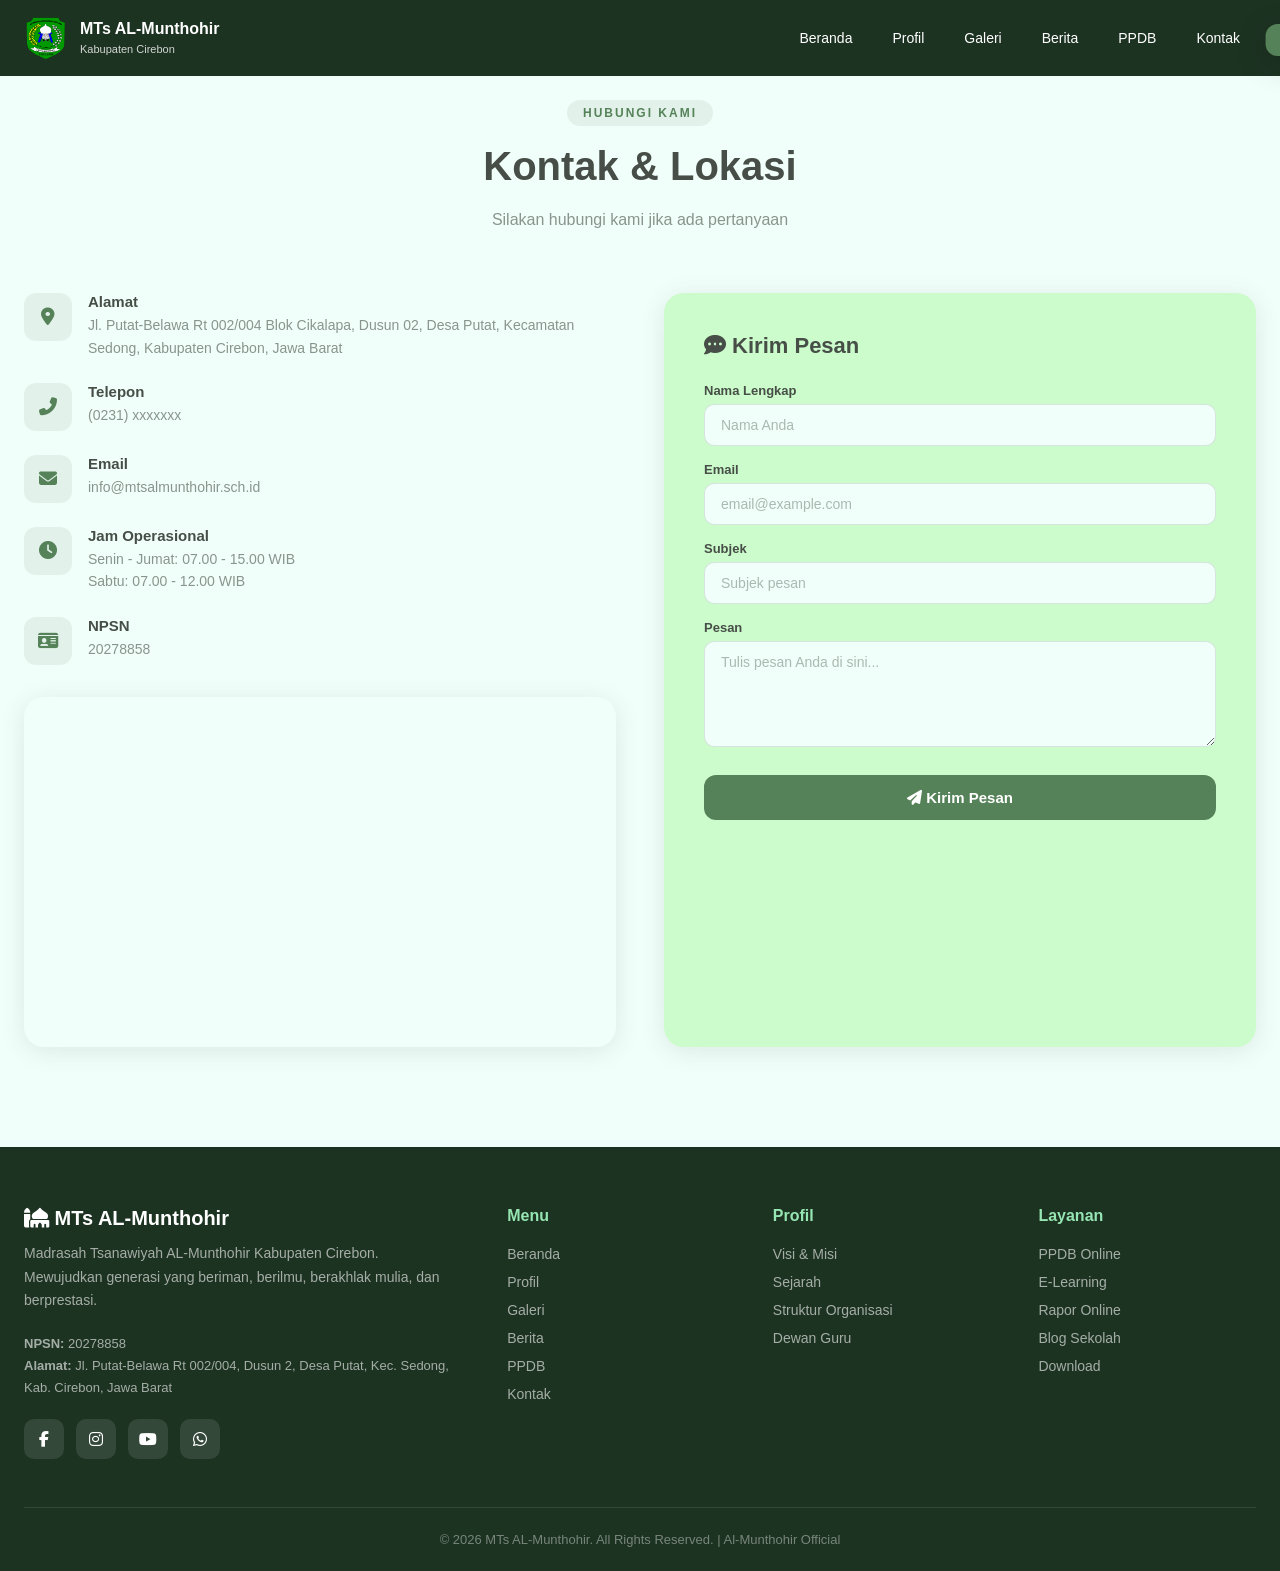
<file: contact.html>
<!DOCTYPE html>
<html lang="id">
<head>
    <meta charset="UTF-8">
    <meta name="viewport" content="width=device-width, initial-scale=1.0">
    <title>MTs AL-Munthohir - Kabupaten Cirebon</title>
    <link rel="preconnect" href="https://fonts.qwenlm.ai" />
    <link href="https://fonts.qwenlm.ai/css2?family=Poppins:wght@300;400;500;600;700;800;900&display=swap" rel="stylesheet">
    <link href="https://cdnjs.cloudflare.com/ajax/libs/font-awesome/6.5.0/css/all.min.css" rel="stylesheet">
    <link rel="stylesheet" href="assets/css/style.css">
</head>
<body>

    <!-- Page Loader -->
    <div class="page-loader" id="pageLoader">
        <div class="loader-spinner"></div>
    </div>

    <!-- Navbar -->
    <nav class="navbar" id="exnavbar">
        <div class="container">
            <a href="#beranda" class="nav-brand">
                <div class="nav-brand-icon">
                    <img src="assets/images/logo_AM.png" alt="" srcset="">
                </div>
                <div class="nav-brand-text">
                    <h1>MTs AL-Munthohir</h1>
                    <span>Kabupaten Cirebon</span>
                </div>
            </a>
            <ul class="nav-links" id="navLinks">
                <li><a href="index.html">Beranda</a></li>
                <li><a href="profil.html">Profil</a></li>
                <li><a href="gallery.html">Galeri</a></li>
                <li><a href="news.html">Berita</a></li>
                <li><a href="ppdb.html">PPDB</a></li>
                <li><a href="contact.html" class="active">Kontak</a></li>
            </ul>
            <button class="mobile-toggle" id="mobileToggle" onclick="toggleMobileNav()">
                <i class="fas fa-bars" id="mobileIcon"></i>
            </button>
        </div>
    </nav>

    <!-- Kontak -->
    <section class="section kontak-section" id="kontak">
        <div class="container">
            <div class="section-header animate-on-scroll">
                <div id="span-mobile"></div>
                <span class="section-badge">Hubungi Kami</span>
                <h2 class="section-title">Kontak & Lokasi</h2>
                <p class="section-desc">Silakan hubungi kami jika ada pertanyaan</p>
            </div>
            <div class="kontak-grid">
                <div>
                    <div class="kontak-info-list animate-on-scroll animate-left">
                        <div class="kontak-info-item">
                            <div class="kontak-info-icon"><i class="fas fa-map-marker-alt"></i></div>
                            <div class="kontak-info-text">
                                <h4>Alamat</h4>
                                <p>Jl. Putat-Belawa Rt 002/004 Blok Cikalapa, Dusun 02, Desa Putat, Kecamatan Sedong, Kabupaten Cirebon, Jawa Barat</p>
                            </div>
                        </div>
                        <div class="kontak-info-item">
                            <div class="kontak-info-icon"><i class="fas fa-phone-alt"></i></div>
                            <div class="kontak-info-text">
                                <h4>Telepon</h4>
                                <p>(0231) xxxxxxx</p>
                            </div>
                        </div>
                        <div class="kontak-info-item">
                            <div class="kontak-info-icon"><i class="fas fa-envelope"></i></div>
                            <div class="kontak-info-text">
                                <h4>Email</h4>
                                <p>info@mtsalmunthohir.sch.id</p>
                            </div>
                        </div>
                        <div class="kontak-info-item">
                            <div class="kontak-info-icon"><i class="fas fa-clock"></i></div>
                            <div class="kontak-info-text">
                                <h4>Jam Operasional</h4>
                                <p>Senin - Jumat: 07.00 - 15.00 WIB<br>Sabtu: 07.00 - 12.00 WIB</p>
                            </div>
                        </div>
                        <div class="kontak-info-item">
                            <div class="kontak-info-icon"><i class="fas fa-id-card"></i></div>
                            <div class="kontak-info-text">
                                <h4>NPSN</h4>
                                <p>20278858</p>
                            </div>
                        </div>
                    </div>
                    <div class="kontak-map animate-on-scroll animate-left stagger-2" style="margin-top:32px;">
                        <iframe src="https://www.google.com/maps/embed?pb=!1m18!1m12!1m3!1d3961.3244169341456!2d108.56561910000002!3d-6.85166069999999!2m3!1f0!2f0!3f0!3m2!1i1024!2i768!4f13.1!3m3!1m2!1s0x2e6f1a54ed2a8e73%3A0xb6790e591f395c63!2sMTs%20Al-Munthohir%20Putat!5e0!3m2!1sid!2sid!4v1776694599353!5m2!1sid!2sid" width="600" height="450" style="border:0;" allowfullscreen="" loading="lazy" referrerpolicy="no-referrer-when-downgrade"></iframe>
                    </div>
                </div>
                <div class="kontak-form animate-on-scroll animate-right">
                    <h3><i class="fas fa-comment-dots"></i> Kirim Pesan</h3>
                    <form onsubmit="handleContactSubmit(event)">
                        <div class="form-group">
                            <label>Nama Lengkap</label>
                            <input type="text" placeholder="Nama Anda" required>
                        </div>
                        <div class="form-group">
                            <label>Email</label>
                            <input type="email" placeholder="email@example.com" required>
                        </div>
                        <div class="form-group">
                            <label>Subjek</label>
                            <input type="text" placeholder="Subjek pesan" required>
                        </div>
                        <div class="form-group">
                            <label>Pesan</label>
                            <textarea rows="5" placeholder="Tulis pesan Anda di sini..." required style="resize:vertical;"></textarea>
                        </div>
                        <button type="submit" class="btn-submit"><i class="fas fa-paper-plane"></i> Kirim Pesan</button>
                    </form>
                </div>
            </div>
        </div>
    </section>

    <!-- Footer -->
    <footer class="footer">
        <div class="container">
            <div class="footer-grid">
                <div class="footer-brand">
                    <h3><i class="fas fa-mosque"></i> MTs AL-Munthohir</h3>
                    <p>Madrasah Tsanawiyah AL-Munthohir Kabupaten Cirebon. Mewujudkan generasi yang beriman, berilmu, berakhlak mulia, dan berprestasi.</p>
                    <p style="font-size:13px;">
                        <strong>NPSN:</strong> 20278858<br>
                        <strong>Alamat:</strong> Jl. Putat-Belawa Rt 002/004, Dusun 2, Desa Putat, Kec. Sedong, Kab. Cirebon, Jawa Barat
                    </p>
                    <div class="footer-social">
                        <a href="#"><i class="fab fa-facebook-f"></i></a>
                        <a href="#"><i class="fab fa-instagram"></i></a>
                        <a href="#"><i class="fab fa-youtube"></i></a>
                        <a href="#"><i class="fab fa-whatsapp"></i></a>
                    </div>
                </div>
                <div class="footer-col">
                    <h4>Menu</h4>
                    <ul>
                        <li><a href="#beranda">Beranda</a></li>
                        <li><a href="#profil">Profil</a></li>
                        <li><a href="#galeri">Galeri</a></li>
                        <li><a href="#berita">Berita</a></li>
                        <li><a href="#ppdb">PPDB</a></li>
                        <li><a href="#kontak">Kontak</a></li>
                    </ul>
                </div>
                <div class="footer-col">
                    <h4>Profil</h4>
                    <ul>
                        <li><a href="#profil">Visi & Misi</a></li>
                        <li><a href="#profil">Sejarah</a></li>
                        <li><a href="#profil">Struktur Organisasi</a></li>
                        <li><a href="#profil">Dewan Guru</a></li>
                    </ul>
                </div>
                <div class="footer-col">
                    <h4>Layanan</h4>
                    <ul>
                        <li><a href="#ppdb">PPDB Online</a></li>
                        <li><a href="#">E-Learning</a></li>
                        <li><a href="#">Rapor Online</a></li>
                        <li><a href="#">Blog Sekolah</a></li>
                        <li><a href="#">Download</a></li>
                    </ul>
                </div>
            </div>
            <div class="footer-bottom">
                <p>&copy; 2026 MTs AL-Munthohir. All Rights Reserved. | Al-Munthohir Official</p>
            </div>
        </div>
    </footer>

    <!-- Back to Top -->
    <button class="back-to-top" id="backToTop" onclick="window.scrollTo({top:0,behavior:'smooth'})">
        <i class="fas fa-chevron-up"></i>
    </button>

    <!-- Login Modal -->
    <div class="modal-overlay" id="loginModal">
        <div class="modal">
            <button class="modal-close" onclick="closeModal()"><i class="fas fa-times"></i></button>
            <h2><i class="fas fa-sign-in-alt"></i> Login Admin</h2>
            <p>Masuk ke dashboard administrator</p>
            <form onsubmit="handleLogin(event)">
                <div class="form-group">
                    <label>Username</label>
                    <input type="text" placeholder="Masukkan username" required>
                </div>
                <div class="form-group">
                    <label>Password</label>
                    <input type="password" placeholder="Masukkan password" required>
                </div>
                <button type="submit" class="btn-submit"><i class="fas fa-sign-in-alt"></i> Masuk</button>
            </form>
        </div>
    </div>

    <!-- Toast Notification -->
    <div id="toast" style="position:fixed;top:24px;right:24px;background:var(--primary);color:white;padding:16px 24px;border-radius:12px;font-size:14px;font-weight:600;z-index:3000;transform:translateX(120%);transition:transform 0.4s cubic-bezier(0.4,0,0.2,1);box-shadow:0 8px 32px rgba(0,0,0,0.2);display:flex;align-items:center;gap:10px;"></div>

<script src="assets/js/main.js"></script>
</body>
</html>
</file>
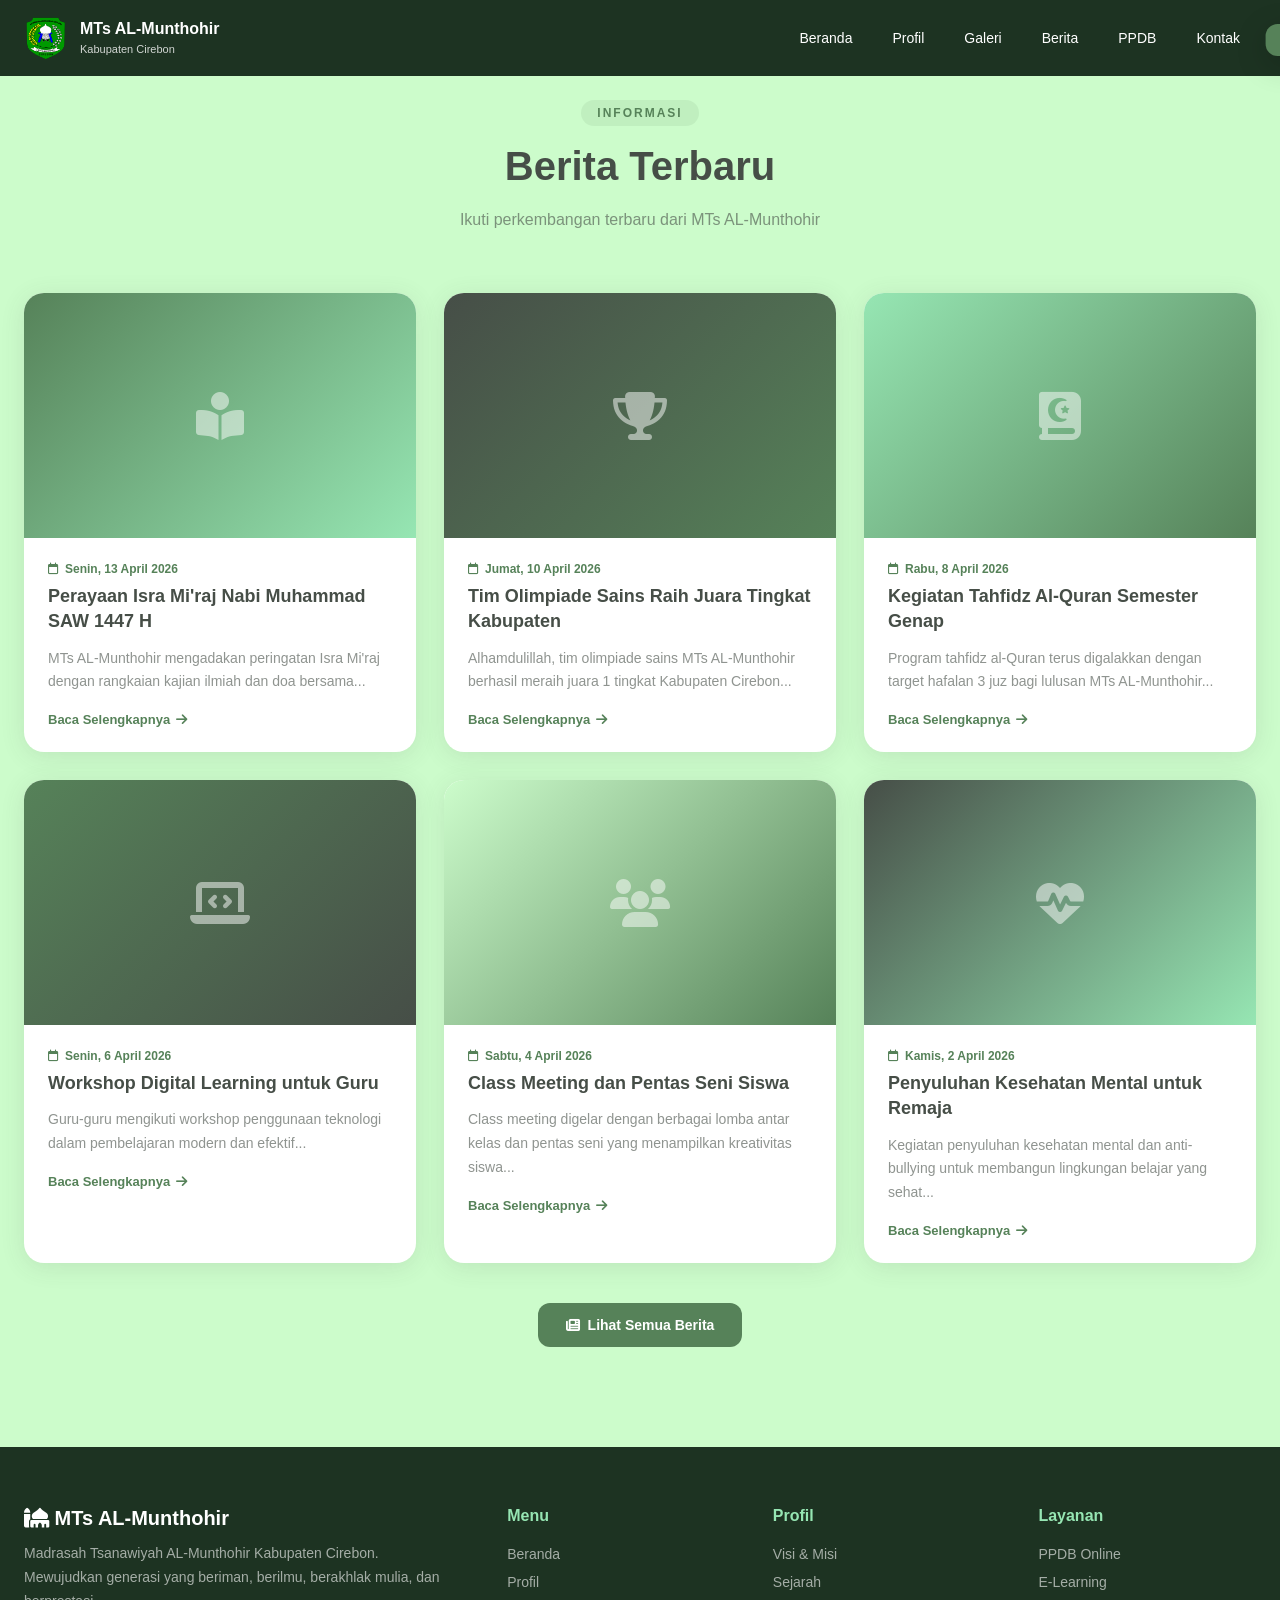
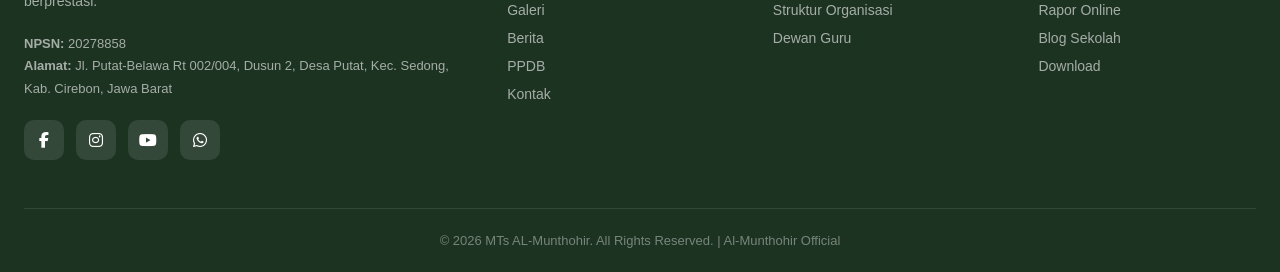
<file: news.html>
<!DOCTYPE html>
<html lang="id">
<head>
    <meta charset="UTF-8">
    <meta name="viewport" content="width=device-width, initial-scale=1.0">
    <title>MTs AL-Munthohir - Kabupaten Cirebon</title>
    <link rel="preconnect" href="https://fonts.qwenlm.ai" />
    <link href="https://fonts.qwenlm.ai/css2?family=Poppins:wght@300;400;500;600;700;800;900&display=swap" rel="stylesheet">
    <link href="https://cdnjs.cloudflare.com/ajax/libs/font-awesome/6.5.0/css/all.min.css" rel="stylesheet">
    <link rel="stylesheet" href="assets/css/style.css">
</head>
<body>

    <!-- Page Loader -->
    <div class="page-loader" id="pageLoader">
        <div class="loader-spinner"></div>
    </div>

    <!-- Navbar -->
    <nav class="navbar" id="exnavbar">
        <div class="container">
            <a href="#beranda" class="nav-brand">
                <div class="nav-brand-icon">
                    <img src="assets/images/logo_AM.png" alt="" srcset="">
                </div>
                <div class="nav-brand-text">
                    <h1>MTs AL-Munthohir</h1>
                    <span>Kabupaten Cirebon</span>
                </div>
            </a>
            <ul class="nav-links" id="navLinks">
                <li><a href="index.html">Beranda</a></li>
                <li><a href="profil.html">Profil</a></li>
                <li><a href="gallery.html">Galeri</a></li>
                <li><a href="news.html" class="active">Berita</a></li>
                <li><a href="ppdb.html">PPDB</a></li>
                <li><a href="contact.html">Kontak</a></li>
            </ul>
            <button class="mobile-toggle" id="mobileToggle" onclick="toggleMobileNav()">
                <i class="fas fa-bars" id="mobileIcon"></i>
            </button>
        </div>
    </nav>

    <!-- Berita Terbaru -->
    <section class="section berita-section" id="berita">
        <div class="container">
            <div class="section-header animate-on-scroll">
                <div id="span-mobile"></div>
                <span class="section-badge">Informasi</span>
                <h2 class="section-title">Berita Terbaru</h2>
                <p class="section-desc">Ikuti perkembangan terbaru dari MTs AL-Munthohir</p>
            </div>
            <div class="berita-grid">
                <div class="berita-card animate-on-scroll stagger-1">
                    <div class="berita-card-img">
                        <div style="width:100%;height:100%;background:linear-gradient(135deg,#568259,#96E6B3);display:flex;align-items:center;justify-content:center;"><i class="fas fa-book-reader" style="font-size:48px;color:white;opacity:0.5;"></i></div>
                    </div>
                    <div class="berita-card-body">
                        <div class="berita-card-date"><i class="far fa-calendar"></i> Senin, 13 April 2026</div>
                        <h3 class="berita-card-title">Perayaan Isra Mi'raj Nabi Muhammad SAW 1447 H</h3>
                        <p class="berita-card-excerpt">MTs AL-Munthohir mengadakan peringatan Isra Mi'raj dengan rangkaian kajian ilmiah dan doa bersama...</p>
                        <a href="#" class="berita-card-link">Baca Selengkapnya <i class="fas fa-arrow-right"></i></a>
                    </div>
                </div>
                <div class="berita-card animate-on-scroll stagger-2">
                    <div class="berita-card-img">
                        <div style="width:100%;height:100%;background:linear-gradient(135deg,#464E47,#568259);display:flex;align-items:center;justify-content:center;"><i class="fas fa-trophy" style="font-size:48px;color:white;opacity:0.5;"></i></div>
                    </div>
                    <div class="berita-card-body">
                        <div class="berita-card-date"><i class="far fa-calendar"></i> Jumat, 10 April 2026</div>
                        <h3 class="berita-card-title">Tim Olimpiade Sains Raih Juara Tingkat Kabupaten</h3>
                        <p class="berita-card-excerpt">Alhamdulillah, tim olimpiade sains MTs AL-Munthohir berhasil meraih juara 1 tingkat Kabupaten Cirebon...</p>
                        <a href="#" class="berita-card-link">Baca Selengkapnya <i class="fas fa-arrow-right"></i></a>
                    </div>
                </div>
                <div class="berita-card animate-on-scroll stagger-3">
                    <div class="berita-card-img">
                        <div style="width:100%;height:100%;background:linear-gradient(135deg,#96E6B3,#568259);display:flex;align-items:center;justify-content:center;"><i class="fas fa-quran" style="font-size:48px;color:white;opacity:0.5;"></i></div>
                    </div>
                    <div class="berita-card-body">
                        <div class="berita-card-date"><i class="far fa-calendar"></i> Rabu, 8 April 2026</div>
                        <h3 class="berita-card-title">Kegiatan Tahfidz Al-Quran Semester Genap</h3>
                        <p class="berita-card-excerpt">Program tahfidz al-Quran terus digalakkan dengan target hafalan 3 juz bagi lulusan MTs AL-Munthohir...</p>
                        <a href="#" class="berita-card-link">Baca Selengkapnya <i class="fas fa-arrow-right"></i></a>
                    </div>
                </div>
                <div class="berita-card animate-on-scroll stagger-4">
                    <div class="berita-card-img">
                        <div style="width:100%;height:100%;background:linear-gradient(135deg,#568259,#464E47);display:flex;align-items:center;justify-content:center;"><i class="fas fa-laptop-code" style="font-size:48px;color:white;opacity:0.5;"></i></div>
                    </div>
                    <div class="berita-card-body">
                        <div class="berita-card-date"><i class="far fa-calendar"></i> Senin, 6 April 2026</div>
                        <h3 class="berita-card-title">Workshop Digital Learning untuk Guru</h3>
                        <p class="berita-card-excerpt">Guru-guru mengikuti workshop penggunaan teknologi dalam pembelajaran modern dan efektif...</p>
                        <a href="#" class="berita-card-link">Baca Selengkapnya <i class="fas fa-arrow-right"></i></a>
                    </div>
                </div>
                <div class="berita-card animate-on-scroll stagger-5">
                    <div class="berita-card-img">
                        <div style="width:100%;height:100%;background:linear-gradient(135deg,#CCFCCB,#568259);display:flex;align-items:center;justify-content:center;"><i class="fas fa-users" style="font-size:48px;color:white;opacity:0.5;"></i></div>
                    </div>
                    <div class="berita-card-body">
                        <div class="berita-card-date"><i class="far fa-calendar"></i> Sabtu, 4 April 2026</div>
                        <h3 class="berita-card-title">Class Meeting dan Pentas Seni Siswa</h3>
                        <p class="berita-card-excerpt">Class meeting digelar dengan berbagai lomba antar kelas dan pentas seni yang menampilkan kreativitas siswa...</p>
                        <a href="#" class="berita-card-link">Baca Selengkapnya <i class="fas fa-arrow-right"></i></a>
                    </div>
                </div>
                <div class="berita-card animate-on-scroll stagger-6">
                    <div class="berita-card-img">
                        <div style="width:100%;height:100%;background:linear-gradient(135deg,#464E47,#96E6B3);display:flex;align-items:center;justify-content:center;"><i class="fas fa-heartbeat" style="font-size:48px;color:white;opacity:0.5;"></i></div>
                    </div>
                    <div class="berita-card-body">
                        <div class="berita-card-date"><i class="far fa-calendar"></i> Kamis, 2 April 2026</div>
                        <h3 class="berita-card-title">Penyuluhan Kesehatan Mental untuk Remaja</h3>
                        <p class="berita-card-excerpt">Kegiatan penyuluhan kesehatan mental dan anti-bullying untuk membangun lingkungan belajar yang sehat...</p>
                        <a href="#" class="berita-card-link">Baca Selengkapnya <i class="fas fa-arrow-right"></i></a>
                    </div>
                </div>
            </div>
            <div style="text-align:center;margin-top:40px;" class="animate-on-scroll">
                <a href="#" class="btn btn-primary" style="background:var(--primary);color:white;"><i class="fas fa-newspaper"></i> Lihat Semua Berita</a>
            </div>
        </div>
    </section>

    <!-- Footer -->
    <footer class="footer">
        <div class="container">
            <div class="footer-grid">
                <div class="footer-brand">
                    <h3><i class="fas fa-mosque"></i> MTs AL-Munthohir</h3>
                    <p>Madrasah Tsanawiyah AL-Munthohir Kabupaten Cirebon. Mewujudkan generasi yang beriman, berilmu, berakhlak mulia, dan berprestasi.</p>
                    <p style="font-size:13px;">
                        <strong>NPSN:</strong> 20278858<br>
                        <strong>Alamat:</strong> Jl. Putat-Belawa Rt 002/004, Dusun 2, Desa Putat, Kec. Sedong, Kab. Cirebon, Jawa Barat
                    </p>
                    <div class="footer-social">
                        <a href="#"><i class="fab fa-facebook-f"></i></a>
                        <a href="#"><i class="fab fa-instagram"></i></a>
                        <a href="#"><i class="fab fa-youtube"></i></a>
                        <a href="#"><i class="fab fa-whatsapp"></i></a>
                    </div>
                </div>
                <div class="footer-col">
                    <h4>Menu</h4>
                    <ul>
                        <li><a href="#beranda">Beranda</a></li>
                        <li><a href="#profil">Profil</a></li>
                        <li><a href="#galeri">Galeri</a></li>
                        <li><a href="#berita">Berita</a></li>
                        <li><a href="#ppdb">PPDB</a></li>
                        <li><a href="#kontak">Kontak</a></li>
                    </ul>
                </div>
                <div class="footer-col">
                    <h4>Profil</h4>
                    <ul>
                        <li><a href="#profil">Visi & Misi</a></li>
                        <li><a href="#profil">Sejarah</a></li>
                        <li><a href="#profil">Struktur Organisasi</a></li>
                        <li><a href="#profil">Dewan Guru</a></li>
                    </ul>
                </div>
                <div class="footer-col">
                    <h4>Layanan</h4>
                    <ul>
                        <li><a href="#ppdb">PPDB Online</a></li>
                        <li><a href="#">E-Learning</a></li>
                        <li><a href="#">Rapor Online</a></li>
                        <li><a href="#">Blog Sekolah</a></li>
                        <li><a href="#">Download</a></li>
                    </ul>
                </div>
            </div>
            <div class="footer-bottom">
                <p>&copy; 2026 MTs AL-Munthohir. All Rights Reserved. | Al-Munthohir Official</p>
            </div>
        </div>
    </footer>

    <!-- Back to Top -->
    <button class="back-to-top" id="backToTop" onclick="window.scrollTo({top:0,behavior:'smooth'})">
        <i class="fas fa-chevron-up"></i>
    </button>

    <!-- Login Modal -->
    <div class="modal-overlay" id="loginModal">
        <div class="modal">
            <button class="modal-close" onclick="closeModal()"><i class="fas fa-times"></i></button>
            <h2><i class="fas fa-sign-in-alt"></i> Login Admin</h2>
            <p>Masuk ke dashboard administrator</p>
            <form onsubmit="handleLogin(event)">
                <div class="form-group">
                    <label>Username</label>
                    <input type="text" placeholder="Masukkan username" required>
                </div>
                <div class="form-group">
                    <label>Password</label>
                    <input type="password" placeholder="Masukkan password" required>
                </div>
                <button type="submit" class="btn-submit"><i class="fas fa-sign-in-alt"></i> Masuk</button>
            </form>
        </div>
    </div>

    <!-- Toast Notification -->
    <div id="toast" style="position:fixed;top:24px;right:24px;background:var(--primary);color:white;padding:16px 24px;border-radius:12px;font-size:14px;font-weight:600;z-index:3000;transform:translateX(120%);transition:transform 0.4s cubic-bezier(0.4,0,0.2,1);box-shadow:0 8px 32px rgba(0,0,0,0.2);display:flex;align-items:center;gap:10px;"></div>

<script src="assets/js/main.js"></script>
</body>
</html>
</file>
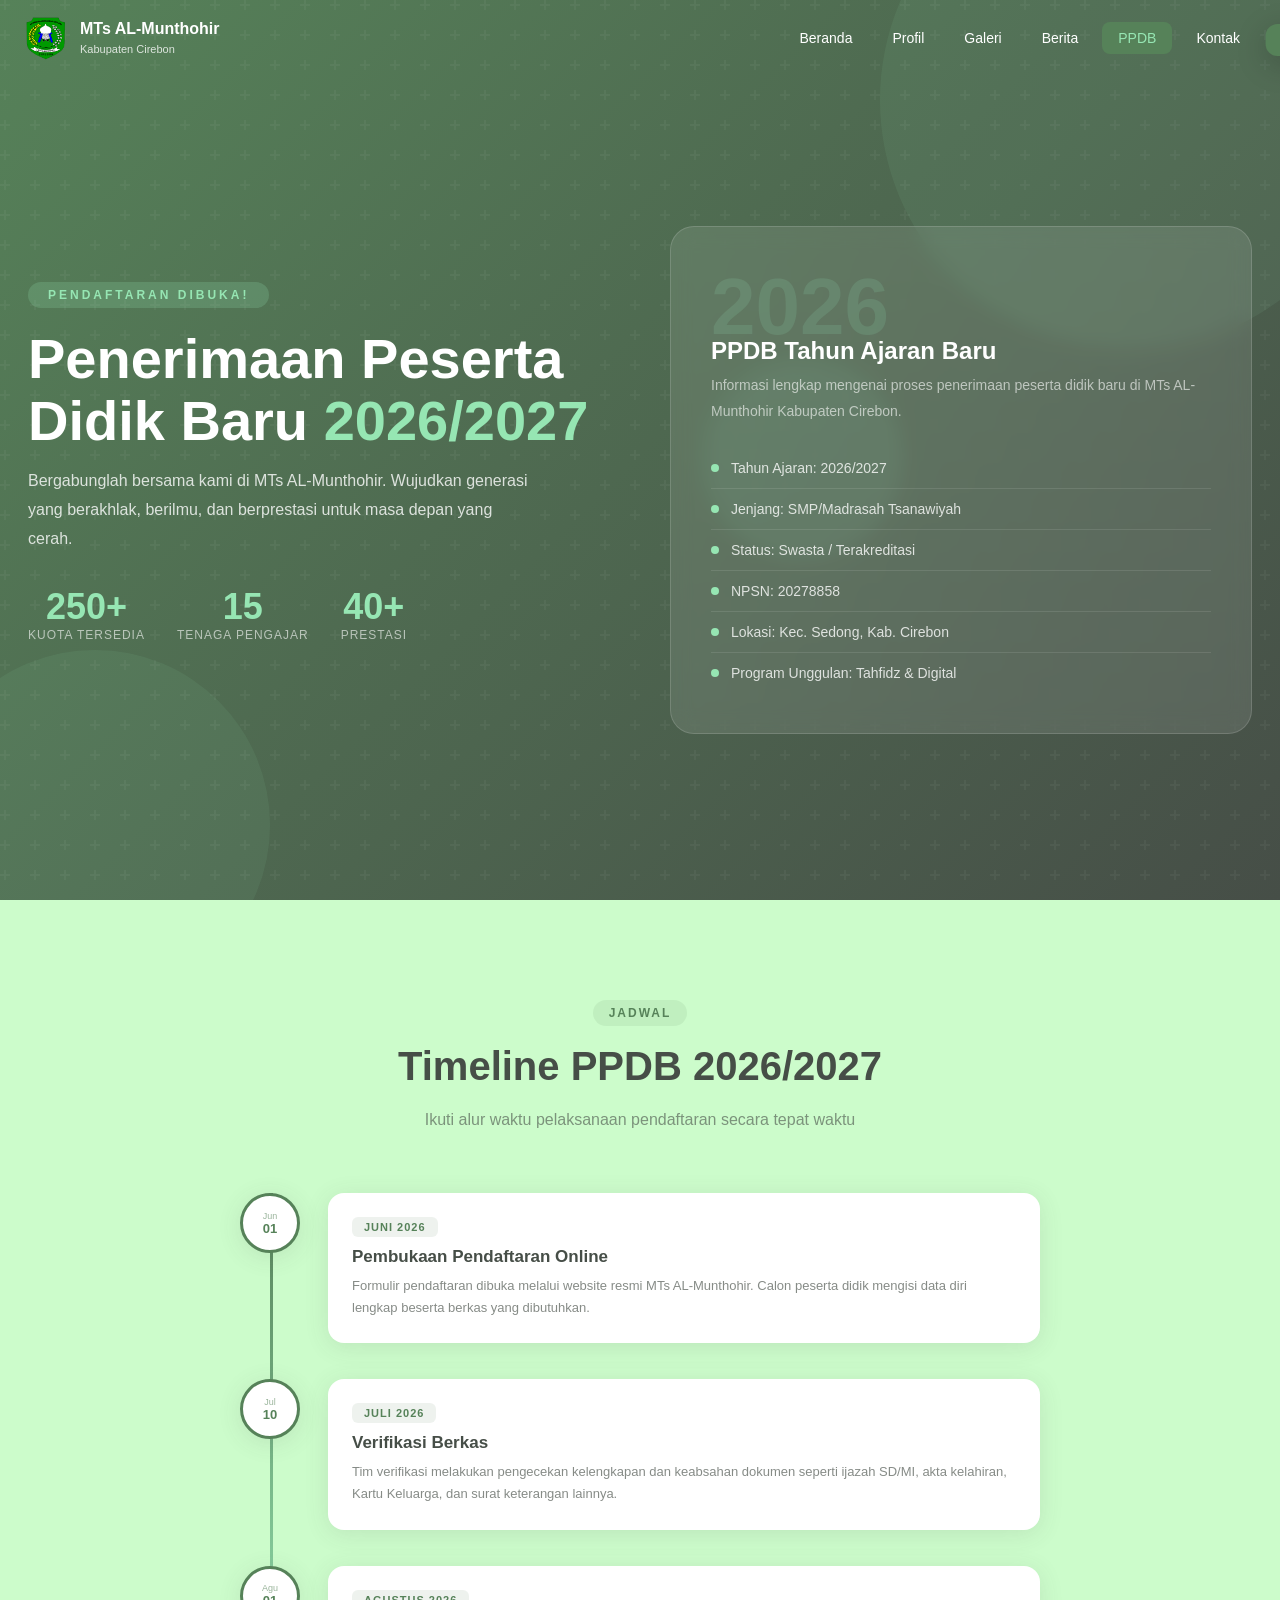
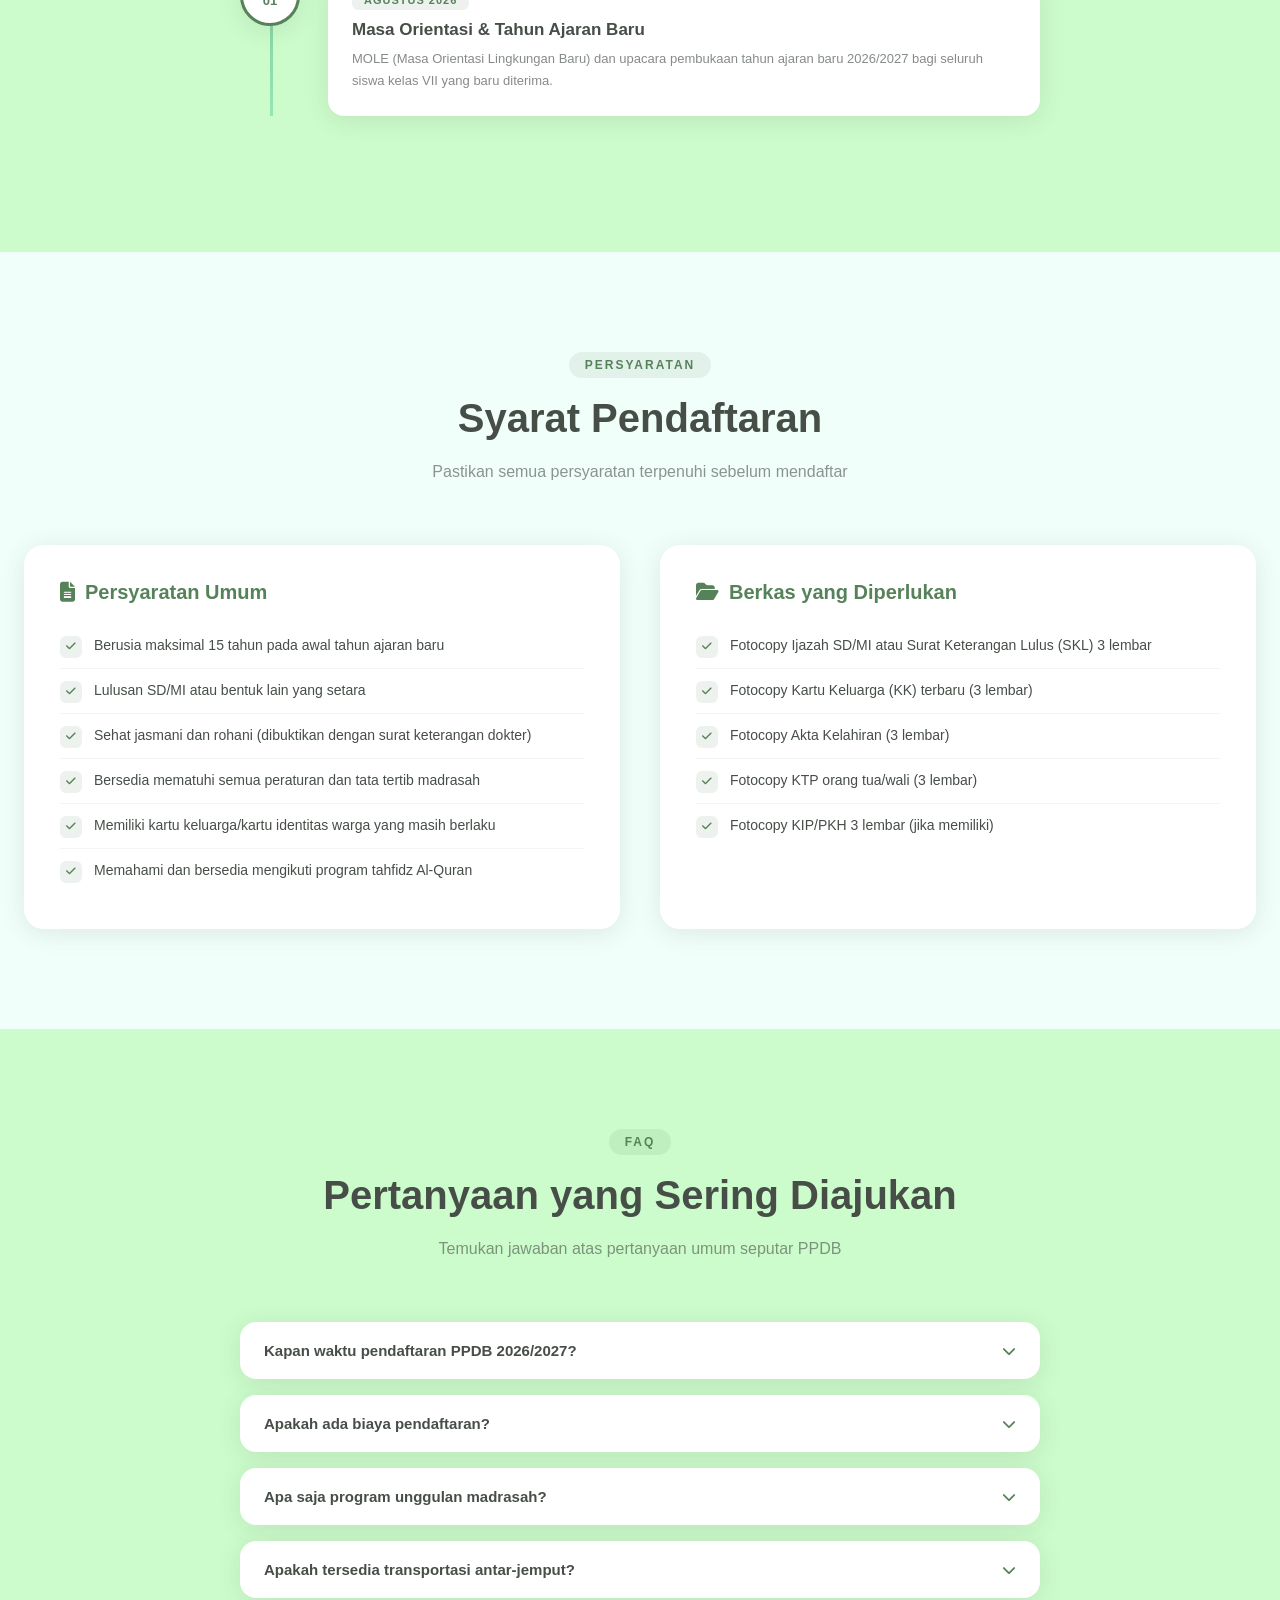
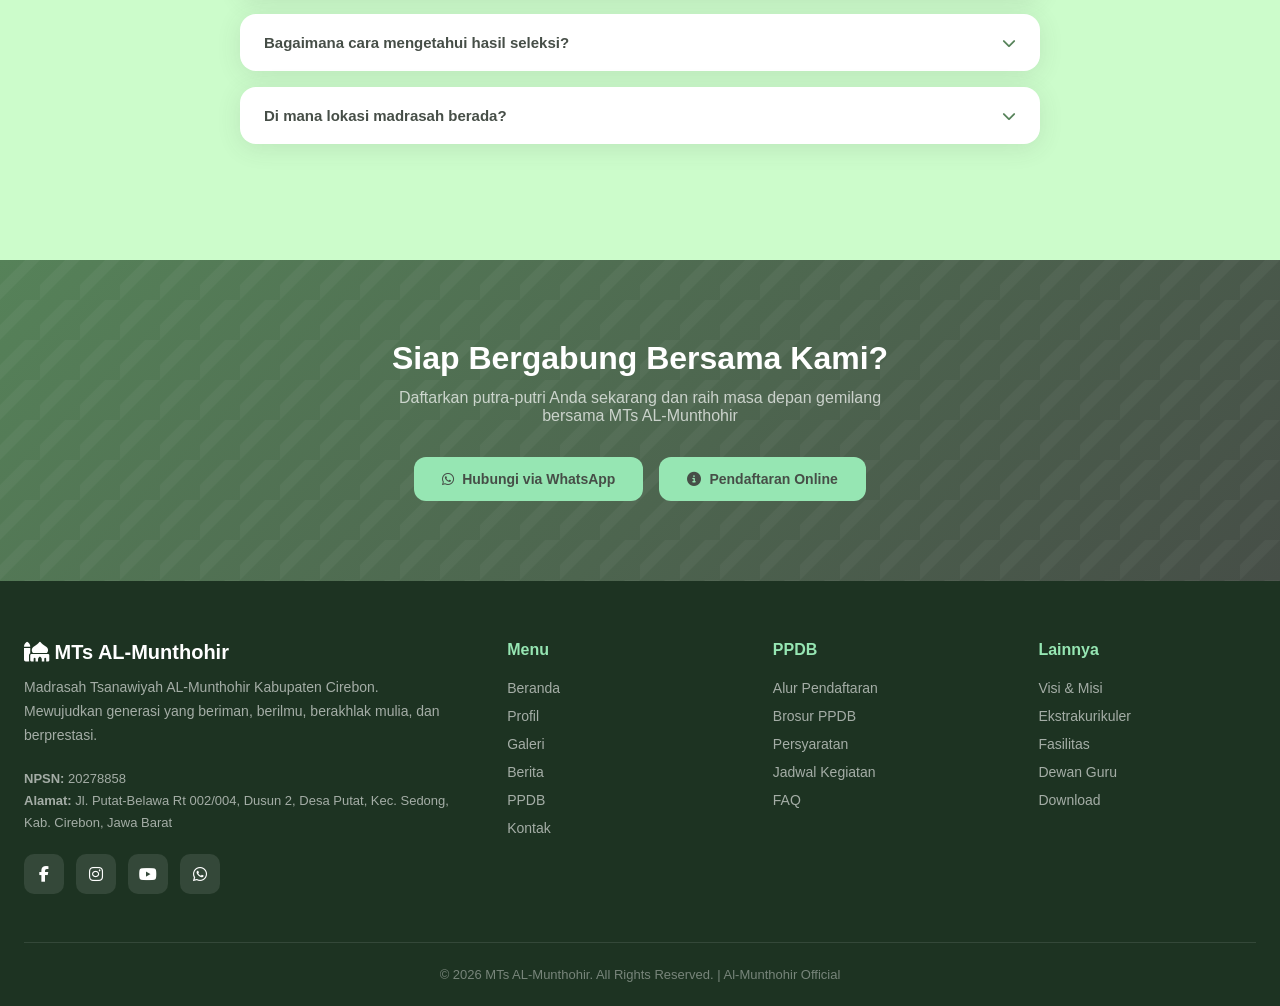
<file: ppdb.html>
<!DOCTYPE html>
<html lang="id">
<head>
    <meta charset="UTF-8">
    <meta name="viewport" content="width=device-width, initial-scale=1.0">
    <title>PPDB 2026/2027 - MTs AL-Munthohir</title>
    <link href="https://fonts.qwenlm.ai/css2?family=Poppins:wght@300;400;500;600;700;800;900&display=swap" rel="stylesheet">
    <link href="https://cdnjs.cloudflare.com/ajax/libs/font-awesome/6.5.0/css/all.min.css" rel="stylesheet">
    <link rel="stylesheet" href="assets/css/ppdb.css">
</head>
<body>

    <!-- Page Loader -->
    <div class="page-loader" id="pageLoader">
        <div class="loader-spinner"></div>
    </div>

    <!-- Navbar -->
    <nav class="navbar" id="navbar">
        <div class="container">
            <a href="#" class="nav-brand">
                <div class="nav-brand-icon">
                    <img src="assets/images/logo_AM.png" alt="" srcset="">
                </div>
                <div class="nav-brand-text">
                    <h1>MTs AL-Munthohir</h1>
                    <span>Kabupaten Cirebon</span>
                </div>
            </a>
            <ul class="nav-links" id="navLinks">
                <li><a href="index.html">Beranda</a></li>
                <li><a href="profil.html">Profil</a></li>
                <li><a href="gallery.html">Galeri</a></li>
                <li><a href="news.html">Berita</a></li>
                <li><a href="#ppdb" class="active">PPDB</a></li>
                <li><a href="contact.html">Kontak</a></li>
            </ul>
            <button class="mobile-toggle" id="mobileToggle" onclick="toggleMobileNav()">
                <i class="fas fa-bars" id="mobileIcon"></i>
            </button>
        </div>
    </nav>

    <!-- PPDB Hero -->
    <section class="ppdb-hero" id="beranda">
        <div class="ppdb-hero-shapes">
            <div class="ppdb-hero-shape ppdb-hero-shape-1 parallax-element" data-speed="0.03"></div>
            <div class="ppdb-hero-shape ppdb-hero-shape-2 parallax-element" data-speed="-0.02"></div>
            <div class="ppdb-hero-shape ppdb-hero-shape-3 parallax-element" data-speed="0.05"></div>
        </div>
        <div class="container">
            <div class="animate-on-scroll animate-left">
                <div class="ppdb-hero-badge">Pendaftaran Dibuka!</div>
                <h1>Penerimaan Peserta<br>Didik Baru <span class="highlight">2026/2027</span></h1>
                <p>Bergabunglah bersama kami di MTs AL-Munthohir. Wujudkan generasi yang berakhlak, berilmu, dan berprestasi untuk masa depan yang cerah.</p>
                <div class="ppdb-hero-stats">
                    <div class="ppdb-stat">
                        <div class="ppdb-stat-num">250+</div>
                        <div class="ppdb-stat-label">Kuota Tersedia</div>
                    </div>
                    <div class="ppdb-stat">
                        <div class="ppdb-stat-num">15</div>
                        <div class="ppdb-stat-label">Tenaga Pengajar</div>
                    </div>
                    <div class="ppdb-stat">
                        <div class="ppdb-stat-num">40+</div>
                        <div class="ppdb-stat-label">Prestasi</div>
                    </div>
                </div>
            </div>
            <div class="ppdb-hero-card animate-on-scroll animate-right">
                <div class="ppdb-year">2026</div>
                <h3>PPDB Tahun Ajaran Baru</h3>
                <p>Informasi lengkap mengenai proses penerimaan peserta didik baru di MTs AL-Munthohir Kabupaten Cirebon.</p>
                <div class="ppdb-info-list">
                    <div class="ppdb-info-item">
                        <div class="ppdb-info-dot"></div>
                        <span>Tahun Ajaran: 2026/2027</span>
                    </div>
                    <div class="ppdb-info-item">
                        <div class="ppdb-info-dot"></div>
                        <span>Jenjang: SMP/Madrasah Tsanawiyah</span>
                    </div>
                    <div class="ppdb-info-item">
                        <div class="ppdb-info-dot"></div>
                        <span>Status: Swasta / Terakreditasi</span>
                    </div>
                    <div class="ppdb-info-item">
                        <div class="ppdb-info-dot"></div>
                        <span>NPSN: 20278858</span>
                    </div>
                    <div class="ppdb-info-item">
                        <div class="ppdb-info-dot"></div>
                        <span>Lokasi: Kec. Sedong, Kab. Cirebon</span>
                    </div>
                    <div class="ppdb-info-item">
                        <div class="ppdb-info-dot"></div>
                        <span>Program Unggulan: Tahfidz & Digital</span>
                    </div>
                </div>
            </div>
        </div>
    </section>

    <!-- Jadwal Timeline -->
    <section class="section jadwal-section">
        <div class="container">
            <div class="section-header animate-on-scroll">
                <span class="section-badge">Jadwal</span>
                <h2 class="section-title">Timeline PPDB 2026/2027</h2>
                <p class="section-desc">Ikuti alur waktu pelaksanaan pendaftaran secara tepat waktu</p>
            </div>
            <div class="timeline-wrapper">
                <div class="timeline-line"></div>

                <div class="timeline-item animate-on-scroll">
                    <div class="timeline-dot">
                        <small>Jun</small>
                        01
                    </div>
                    <div class="timeline-content-card">
                        <span class="timeline-date-tag">Juni 2026</span>
                        <h4>Pembukaan Pendaftaran Online</h4>
                        <p>Formulir pendaftaran dibuka melalui website resmi MTs AL-Munthohir. Calon peserta didik mengisi data diri lengkap beserta berkas yang dibutuhkan.</p>
                    </div>
                </div>

                <div class="timeline-item animate-on-scroll">
                    <div class="timeline-dot">
                        <small>Jul</small>
                        10
                    </div>
                    <div class="timeline-content-card">
                        <span class="timeline-date-tag">Juli 2026</span>
                        <h4>Verifikasi Berkas</h4>
                        <p>Tim verifikasi melakukan pengecekan kelengkapan dan keabsahan dokumen seperti ijazah SD/MI, akta kelahiran, Kartu Keluarga, dan surat keterangan lainnya.</p>
                    </div>
                </div>

                <div class="timeline-item animate-on-scroll">
                    <div class="timeline-dot">
                        <small>Agu</small>
                        01
                    </div>
                    <div class="timeline-content-card">
                        <span class="timeline-date-tag">Agustus 2026</span>
                        <h4>Masa Orientasi & Tahun Ajaran Baru</h4>
                        <p>MOLE (Masa Orientasi Lingkungan Baru) dan upacara pembukaan tahun ajaran baru 2026/2027 bagi seluruh siswa kelas VII yang baru diterima.</p>
                    </div>
                </div>
            </div>
        </div>
    </section>

    <!-- Syarat Pendaftaran -->
    <section class="section syarat-section">
        <div class="container">
            <div class="section-header animate-on-scroll">
                <span class="section-badge">Persyaratan</span>
                <h2 class="section-title">Syarat Pendaftaran</h2>
                <p class="section-desc">Pastikan semua persyaratan terpenuhi sebelum mendaftar</p>
            </div>
            <div class="syarat-grid">
                <div class="syarat-category animate-on-scroll animate-left">
                    <h3><i class="fas fa-file-alt"></i> Persyaratan Umum</h3>
                    <ul class="syarat-list">
                        <li>
                            <div class="syarat-check"><i class="fas fa-check"></i></div>
                            Berusia maksimal 15 tahun pada awal tahun ajaran baru
                        </li>
                        <li>
                            <div class="syarat-check"><i class="fas fa-check"></i></div>
                            Lulusan SD/MI atau bentuk lain yang setara
                        </li>
                        <li>
                            <div class="syarat-check"><i class="fas fa-check"></i></div>
                            Sehat jasmani dan rohani (dibuktikan dengan surat keterangan dokter)
                        </li>
                        <li>
                            <div class="syarat-check"><i class="fas fa-check"></i></div>
                            Bersedia mematuhi semua peraturan dan tata tertib madrasah
                        </li>
                        <li>
                            <div class="syarat-check"><i class="fas fa-check"></i></div>
                            Memiliki kartu keluarga/kartu identitas warga yang masih berlaku
                        </li>
                        <li>
                            <div class="syarat-check"><i class="fas fa-check"></i></div>
                            Memahami dan bersedia mengikuti program tahfidz Al-Quran
                        </li>
                    </ul>
                </div>
                <div class="syarat-category animate-on-scroll animate-right">
                    <h3><i class="fas fa-folder-open"></i> Berkas yang Diperlukan</h3>
                    <ul class="syarat-list">
                        <li>
                            <div class="syarat-check"><i class="fas fa-check"></i></div>
                            Fotocopy Ijazah SD/MI atau Surat Keterangan Lulus (SKL) 3 lembar
                        </li>
                        <li>
                            <div class="syarat-check"><i class="fas fa-check"></i></div>
                            Fotocopy Kartu Keluarga (KK) terbaru (3 lembar)
                        </li>
                        <li>
                            <div class="syarat-check"><i class="fas fa-check"></i></div>
                            Fotocopy Akta Kelahiran (3 lembar)
                        </li>
                        <li>
                            <div class="syarat-check"><i class="fas fa-check"></i></div>
                            Fotocopy KTP orang tua/wali (3 lembar)
                        </li>
                        <li>
                            <div class="syarat-check"><i class="fas fa-check"></i></div>
                            Fotocopy KIP/PKH 3 lembar (jika memiliki)
                        </li>
                    </ul>
                </div>
            </div>
        </div>
    </section>


    <!-- FAQ -->
    <section class="section faq-section">
        <div class="container">
            <div class="section-header animate-on-scroll">
                <span class="section-badge">FAQ</span>
                <h2 class="section-title">Pertanyaan yang Sering Diajukan</h2>
                <p class="section-desc">Temukan jawaban atas pertanyaan umum seputar PPDB</p>
            </div>
            <div class="faq-grid">
                <div class="faq-item animate-on-scroll stagger-1">
                    <button class="faq-question" onclick="toggleFaq(this)">
                        Kapan waktu pendaftaran PPDB 2026/2027?
                        <i class="fas fa-chevron-down"></i>
                    </button>
                    <div class="faq-answer">
                        <div class="faq-answer-inner">
                            Pendaftaran PPDB tahun ajaran 2026/2027 dibuka mulai tanggal 1 Juni 2026 dan ditutup setelah kuota terpenuhi. Pendaftaran dilakukan secara online melalui website resmi madrasah. Pastikan untuk melengkapi semua berkas yang diperlukan sebelum batas akhir pendaftaran.
                        </div>
                    </div>
                </div>
                <div class="faq-item animate-on-scroll stagger-2">
                    <button class="faq-question" onclick="toggleFaq(this)">
                        Apakah ada biaya pendaftaran?
                        <i class="fas fa-chevron-down"></i>
                    </button>
                    <div class="faq-answer">
                        <div class="faq-answer-inner">
                            Pendaftaran PPDB di MTs AL-Munthohir tidak dipungut biaya (gratis). Sebagai lembaga pendidikan negeri, madrasah kami berkomitmen untuk memberikan akses pendidikan yang merata bagi seluruh masyarakat. Cukup siapkan berkas yang diperlukan dan ikuti prosedur seleksi yang berlaku.
                        </div>
                    </div>
                </div>
                <div class="faq-item animate-on-scroll stagger-3">
                    <button class="faq-question" onclick="toggleFaq(this)">
                        Apa saja program unggulan madrasah?
                        <i class="fas fa-chevron-down"></i>
                    </button>
                    <div class="faq-answer">
                        <div class="faq-answer-inner">
                            Program unggulan MTs AL-Munthohir meliputi: (1) Tahfidz Al-Quran dengan target hafalan 3 juz bagi lulusan, (2) Pembelajaran digital berbasis teknologi informasi, (3) Kegiatan ekstrakurikuler seperti Paskibra, Pramuka, Drumband, Hadroh, Kaligrafi, KIR, dan Juarna, serta (4) Layanan antar-jemput gratis untuk siswa luar desa.
                        </div>
                    </div>
                </div>
                <div class="faq-item animate-on-scroll stagger-4">
                    <button class="faq-question" onclick="toggleFaq(this)">
                        Apakah tersedia transportasi antar-jemput?
                        <i class="fas fa-chevron-down"></i>
                    </button>
                    <div class="faq-answer">
                        <div class="faq-answer-inner">
                            Ya, MTs AL-Munthohir menyediakan layanan antar-jemput gratis khusus untuk siswa yang tinggal di luar Desa Putat. Armada bus sekolah beroperasi dua kali sehari, yaitu saat datang dan pulang dari madrasah. Jadwal rute angkutan dapat disesuaikan dengan letak domisili siswa.
                        </div>
                    </div>
                </div>
                <div class="faq-item animate-on-scroll stagger-5">
                    <button class="faq-question" onclick="toggleFaq(this)">
                        Bagaimana cara mengetahui hasil seleksi?
                        <i class="fas fa-chevron-down"></i>
                    </button>
                    <div class="faq-answer">
                        <div class="faq-answer-inner">
                            Hasil seleksi PPDB diumumkan melalui beberapa渠道: (1) Website resmi MTs AL-Munthohir, (2) Papan pengumuman di area sekolah, (3) Grup WhatsApp orang tua/wali calon peserta didik, dan (4) Pengiriman notifikasi melalui SMS. Bagi yang dinyatakan lulus, diharapkan segera melakukan daftar ulang sesuai jadwal yang ditentukan.
                        </div>
                    </div>
                </div>
                <div class="faq-item animate-on-scroll stagger-6">
                    <button class="faq-question" onclick="toggleFaq(this)">
                        Di mana lokasi madrasah berada?
                        <i class="fas fa-chevron-down"></i>
                    </button>
                    <div class="faq-answer">
                        <div class="faq-answer-inner">
                            MTs AL-Munthohir beralamat di Jl. Putat-Belawa Rt 002/004 Blok Cikalap, Dusun 2, Desa Putat, Kecamatan Sedong, Kabupaten Cirebon, Jawa Barat. NPSN Madrasah: 20278858. Anda juga dapat menghubungi madrasah melalui telepon atau email untuk informasi lebih lanjut mengenai lokasi dan petunjuk arah.
                        </div>
                    </div>
                </div>
            </div>
        </div>
    </section>

    <!-- CTA -->
    <section class="cta-section">
        <div class="container">
            <h2 class="animate-on-scroll">Siap Bergabung Bersama Kami?</h2>
            <p class="animate-on-scroll stagger-1">Daftarkan putra-putri Anda sekarang dan raih masa depan gemilang bersama MTs AL-Munthohir</p>
            <div class="animate-on-scroll stagger-2" style="display:flex; gap:16px; justify-content:center; flex-wrap:wrap;">
                <a href="https://wa.me/6285156820510" class="btn btn-primary" target="_blank">
                    <i class="fab fa-whatsapp"></i> Hubungi via WhatsApp
                </a>
                <a href="https://bit.ly/ppdbalmunthohir2026-2027" class="btn btn-primary" target="_blank">
                    <i class="fas fa-info-circle"></i>Pendaftaran Online
                </a>
            </div>
        </div>
    </section>

    <!-- Footer -->
    <footer class="footer">
        <div class="container">
            <div class="footer-grid">
                <div class="footer-brand">
                    <h3><i class="fas fa-mosque"></i> MTs AL-Munthohir</h3>
                    <p>Madrasah Tsanawiyah AL-Munthohir Kabupaten Cirebon. Mewujudkan generasi yang beriman, berilmu, berakhlak mulia, dan berprestasi.</p>
                    <p style="font-size:13px;">
                        <strong>NPSN:</strong> 20278858<br>
                        <strong>Alamat:</strong> Jl. Putat-Belawa Rt 002/004, Dusun 2, Desa Putat, Kec. Sedong, Kab. Cirebon, Jawa Barat
                    </p>
                    <div class="footer-social">
                        <a href="#"><i class="fab fa-facebook-f"></i></a>
                        <a href="#"><i class="fab fa-instagram"></i></a>
                        <a href="#"><i class="fab fa-youtube"></i></a>
                        <a href="#"><i class="fab fa-whatsapp"></i></a>
                    </div>
                </div>
                <div class="footer-col">
                    <h4>Menu</h4>
                    <ul>
                        <li><a href="index.html">Beranda</a></li>
                        <li><a href="profil.html">Profil</a></li>
                        <li><a href="galeri.html">Galeri</a></li>
                        <li><a href="berita.html">Berita</a></li>
                        <li><a href="ppdb.html">PPDB</a></li>
                        <li><a href="kontak.html">Kontak</a></li>
                    </ul>
                </div>
                <div class="footer-col">
                    <h4>PPDB</h4>
                    <ul>
                        <li><a href="#alur">Alur Pendaftaran</a></li>
                        <li><a href="#brosur">Brosur PPDB</a></li>
                        <li><a href="#">Persyaratan</a></li>
                        <li><a href="#">Jadwal Kegiatan</a></li>
                        <li><a href="#">FAQ</a></li>
                    </ul>
                </div>
                <div class="footer-col">
                    <h4>Lainnya</h4>
                    <ul>
                        <li><a href="#">Visi & Misi</a></li>
                        <li><a href="#">Ekstrakurikuler</a></li>
                        <li><a href="#">Fasilitas</a></li>
                        <li><a href="#">Dewan Guru</a></li>
                        <li><a href="#">Download</a></li>
                    </ul>
                </div>
            </div>
            <div class="footer-bottom">
                <p>&copy; 2026 MTs AL-Munthohir. All Rights Reserved. | Al-Munthohir Official</p>
            </div>
        </div>
    </footer>

    <!-- Back to Top -->
    <button class="back-to-top" id="backToTop" onclick="window.scrollTo({top:0,behavior:'smooth'})">
        <i class="fas fa-chevron-up"></i>
    </button>


    <!-- Toast -->
    <div id="toast"></div>

    <script>
        // Page Loader
        window.addEventListener('load', () => {
            setTimeout(() => {
                document.getElementById('pageLoader').classList.add('hidden');
            }, 800);
        });

        // Navbar Scroll
        const navbar = document.getElementById('navbar');
        const backToTop = document.getElementById('backToTop');
        window.addEventListener('scroll', () => {
            if (window.scrollY > 80) {
                navbar.classList.add('scrolled');
            } else {
                navbar.classList.remove('scrolled');
            }
            if (window.scrollY > 400) {
                backToTop.classList.add('show');
            } else {
                backToTop.classList.remove('show');
            }
        });

        // Mobile Nav
        function toggleMobileNav() {
            const navLinks = document.getElementById('navLinks');
            const icon = document.getElementById('mobileIcon');
            navLinks.classList.toggle('open');
            icon.className = navLinks.classList.contains('open') ? 'fas fa-times' : 'fas fa-bars';
        }
        document.querySelectorAll('.nav-links a:not(.btn-login)').forEach(link => {
            link.addEventListener('click', () => {
                document.getElementById('navLinks').classList.remove('open');
                document.getElementById('mobileIcon').className = 'fas fa-bars';
            });
        });

        // Parallax
        const parallaxElements = document.querySelectorAll('.parallax-element');
        window.addEventListener('scroll', () => {
            const scrollY = window.scrollY;
            parallaxElements.forEach(el => {
                const speed = parseFloat(el.dataset.speed) || 0.05;
                el.style.transform = `translateY(${scrollY * speed}px)`;
            });
        });

        // Scroll Animations
        const observerOptions = { threshold: 0.1, rootMargin: '0px 0px -50px 0px' };
        const observer = new IntersectionObserver((entries) => {
            entries.forEach(entry => {
                if (entry.isIntersecting) {
                    entry.target.classList.add('visible');
                }
            });
        }, observerOptions);
        document.querySelectorAll('.animate-on-scroll').forEach(el => observer.observe(el));

        // FAQ Toggle
        function toggleFaq(button) {
            const item = button.parentElement;
            const isOpen = item.classList.contains('open');
            document.querySelectorAll('.faq-item').forEach(i => i.classList.remove('open'));
            if (!isOpen) {
                item.classList.add('open');
            }
        }

        // Modal
        function openModal(e) {
            e.preventDefault();
            document.getElementById('loginModal').classList.add('active');
            document.body.style.overflow = 'hidden';
        }
        function closeModal() {
            document.getElementById('loginModal').classList.remove('active');
            document.body.style.overflow = '';
        }
        document.getElementById('loginModal').addEventListener('click', (e) => {
            if (e.target === document.getElementById('loginModal')) closeModal();
        });

        // Toast
        function showToast(message, icon = 'fa-check-circle') {
            const toast = document.getElementById('toast');
            toast.innerHTML = `<i class="fas ${icon}"></i> ${message}`;
            toast.style.transform = 'translateX(0)';
            setTimeout(() => {
                toast.style.transform = 'translateX(120%)';
            }, 3000);
        }

        // Login Handler
        function handleLogin(e) {
            e.preventDefault();
            closeModal();
            showToast('Login berhasil! Mengalihkan ke dashboard...', 'fa-sign-in-alt');
        }

        // Initial animations for in-view elements
        document.addEventListener('DOMContentLoaded', () => {
            setTimeout(() => {
                document.querySelectorAll('.animate-on-scroll').forEach(el => {
                    const rect = el.getBoundingClientRect();
                    if (rect.top < window.innerHeight) {
                        el.classList.add('visible');
                    }
                });
            }, 1000);
        });
    </script>
</body>
</html>
</file>
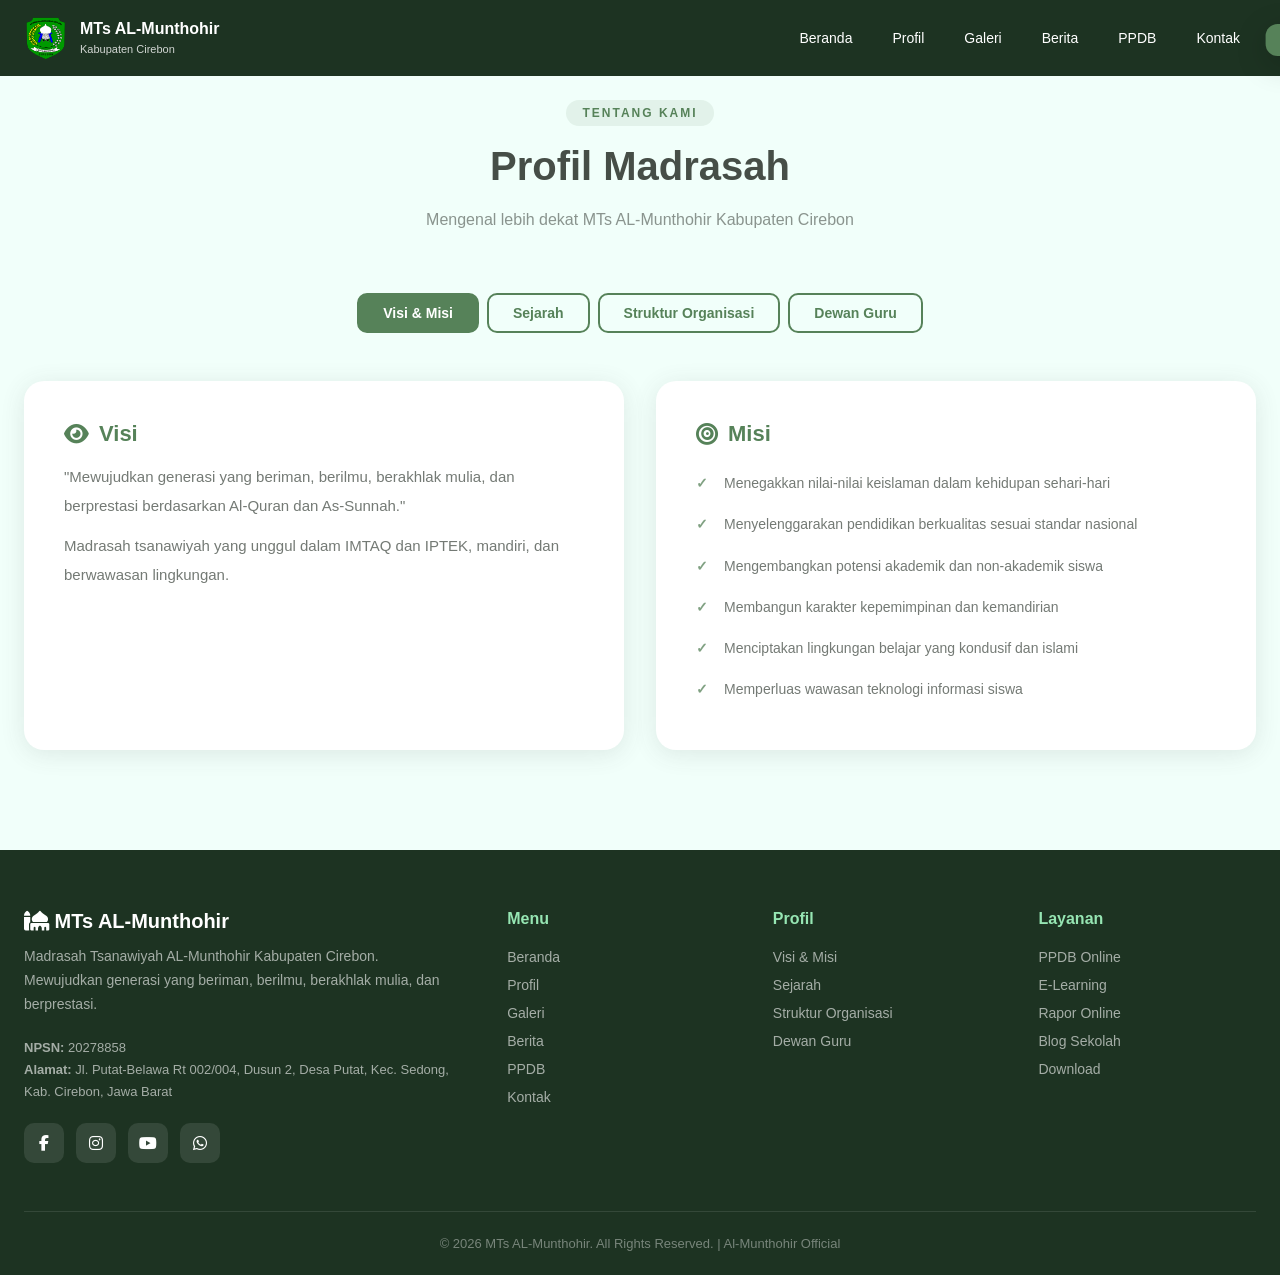
<file: profil.html>
<!DOCTYPE html>
<html lang="id">
<head>
    <meta charset="UTF-8">
    <meta name="viewport" content="width=device-width, initial-scale=1.0">
    <title>MTs AL-Munthohir - Kabupaten Cirebon</title>
    <link rel="preconnect" href="https://fonts.qwenlm.ai" />
    <link href="https://fonts.qwenlm.ai/css2?family=Poppins:wght@300;400;500;600;700;800;900&display=swap" rel="stylesheet">
    <link href="https://cdnjs.cloudflare.com/ajax/libs/font-awesome/6.5.0/css/all.min.css" rel="stylesheet">
    <link rel="stylesheet" href="assets/css/style.css">
</head>
<body>

    <!-- Page Loader -->
    <div class="page-loader" id="pageLoader">
        <div class="loader-spinner"></div>
    </div>

    <!-- Navbar -->
    <nav class="navbar" id="exnavbar">
        <div class="container">
            <a href="#profil" class="nav-brand">
                <div class="nav-brand-icon">
                    <img src="assets/images/logo_AM.png" alt="" srcset="">
                </div>
                <div class="nav-brand-text">
                    <h1>MTs AL-Munthohir</h1>
                    <span>Kabupaten Cirebon</span>
                </div>
            </a>
            <ul class="nav-links" id="navLinks">
                <li><a href="index.html">Beranda</a></li>
                <li><a href="profil.html" class="active">Profil</a></li>
                <li><a href="gallery.html">Galeri</a></li>
                <li><a href="news.html">Berita</a></li>
                <li><a href="ppdb.html">PPDB</a></li>
                <li><a href="contact.html">Kontak</a></li>
            </ul>
            <button class="mobile-toggle" id="mobileToggle" onclick="toggleMobileNav()">
                <i class="fas fa-bars" id="mobileIcon"></i>
            </button>
        </div>
    </nav>

    <!-- Profil Section -->
    <section class="section profil-section" id="profil">
        <div class="container">
            <div class="section-header animate-on-scroll">
                <div id="span-mobile"></div>
                <span class="section-badge">Tentang Kami</span>
                <h2 class="section-title">Profil Madrasah</h2>
                <p class="section-desc">Mengenal lebih dekat MTs AL-Munthohir Kabupaten Cirebon</p>
            </div>
            <div class="profil-tabs animate-on-scroll">
                <button class="profil-tab active" onclick="switchTab('visimisi')">Visi & Misi</button>
                <button class="profil-tab" onclick="switchTab('sejarah')">Sejarah</button>
                <button class="profil-tab" onclick="switchTab('struktur')">Struktur Organisasi</button>
                <button class="profil-tab" onclick="switchTab('dewan')">Dewan Guru</button>
            </div>

            <!-- Visi & Misi -->
            <div class="profil-content active" id="tab-visimisi">
                <div class="visi-misi-grid">
                    <div class="visi-card animate-on-scroll stagger-1">
                        <h3><i class="fas fa-eye"></i> Visi</h3>
                        <p>"Mewujudkan generasi yang beriman, berilmu, berakhlak mulia, dan berprestasi berdasarkan Al-Quran dan As-Sunnah."</p>
                        <p style="margin-top:12px;">Madrasah tsanawiyah yang unggul dalam IMTAQ dan IPTEK, mandiri, dan berwawasan lingkungan.</p>
                    </div>
                    <div class="misi-card animate-on-scroll stagger-2">
                        <h3><i class="fas fa-bullseye"></i> Misi</h3>
                        <ul>
                            <li>Menegakkan nilai-nilai keislaman dalam kehidupan sehari-hari</li>
                            <li>Menyelenggarakan pendidikan berkualitas sesuai standar nasional</li>
                            <li>Mengembangkan potensi akademik dan non-akademik siswa</li>
                            <li>Membangun karakter kepemimpinan dan kemandirian</li>
                            <li>Menciptakan lingkungan belajar yang kondusif dan islami</li>
                            <li>Memperluas wawasan teknologi informasi siswa</li>
                        </ul>
                    </div>
                </div>
            </div>

            <!-- Sejarah -->
            <div class="profil-content" id="tab-sejarah">
                <div class="sejarah-timeline">
                    <div class="timeline-item animate-on-scroll">
                        <div class="timeline-content">
                            <div class="timeline-year">Awal Pendirian (1987)</div>
                            <h4>Pendirian Pesantren Al-Munthohir</h4>
                            <p>Pesantren Al-Munthohir didirikan pada tahun 1987 sebagai pesantren tradisional yang diprakarsai oleh Kyai Ma'ruf, dengan fokus pada pendidikan keagamaan berbasis kitab kuning.</p>
                        </div>
                    </div>

                    <div class="timeline-item animate-on-scroll">
                        <div class="timeline-content">
                            <div class="timeline-year">Periode Pengembangan (1997)</div>
                            <h4>Pendirian MTs Al-Munthohir</h4>
                            <p>Pada tahun 1997 didirikan Yayasan Daarurrahmah sebagai lembaga pengelola, sekaligus membuka Madrasah Tsanawiyah (MTs) Al-Munthohir guna mengintegrasikan pendidikan formal dan keagamaan.</p>
                        </div>
                    </div>

                    <div class="timeline-item animate-on-scroll">
                        <div class="timeline-content">
                            <div class="timeline-year">Penguatan Program (2002)</div>
                            <h4>Pendirian Diniyah Takmiliyah Awaliyyah</h4>
                            <p>Pada tahun 2002 didirikan program Diniyah Takmiliyah Awaliyyah sebagai upaya memperkuat pendidikan dasar keagamaan bagi santri.</p>
                        </div>
                    </div>

                    <div class="timeline-item animate-on-scroll">
                        <div class="timeline-content">
                            <div class="timeline-year">Era Modern</div>
                            <h4>Akreditasi dan Prestasi</h4>
                            <p>Madrasah terus berkembang dengan meraih akreditasi serta berbagai prestasi di bidang akademik, olahraga, dan seni di tingkat kabupaten maupun regional.</p>
                        </div>
                    </div>

                    <div class="timeline-item animate-on-scroll">
                        <div class="timeline-content">
                            <div class="timeline-year">Visi Ke Depan</div>
                            <h4>Transformasi Digital Madrasah</h4>
                            <p>Ke depan, madrasah berkomitmen melakukan transformasi digital melalui pengembangan website, sistem informasi akademik, serta peningkatan kualitas sumber daya manusia tenaga pendidik.</p>
                        </div>
                    </div>
                </div>
            </div>
            <!-- Struktur Organisasi (PERFECTLY CONNECTED) -->
            <div class="profil-content" id="tab-struktur">
                <p style="text-align:center;font-size:13px;color:var(--dark);opacity:0.5;margin-bottom:16px;" class="animate-on-scroll">Geser horizontal pada perangkat kecil untuk melihat seluruh struktur dengan rapi</p>
                <div class="org-wrapper">
                    <div class="org-chart">
                        <!-- ROW 0: Majelis + Kepala -->
                        <div class="org-row">
                            <!-- <div class="org-col">
                                <div class="org-box dashed">
                                    <div class="org-title">Majelis<br>Madrasah</div>
                                </div>
                            </div> -->
                            <!-- <div class="line-dotted"></div> -->
                            <div class="org-col">
                                <div class="org-box main-header">
                                    <div class="org-title">Kepala Madrasah</div>
                                    <div class="org-name">Agung Oktriadi, S.S</div>
                                </div>
                            </div>
                        </div>

                        <!-- V Line Down -->
                        <div class="line-v"></div>
                        <div class="line-h-full"></div>

                        <!-- ROW 1: TU | Waka Kur | Waka Kes -->
                        <div class="org-row">
                            <div class="org-col">
                                <div class="line-v-short"></div>
                                <div class="org-box">Tata Usaha</div>
                                <!-- <div class="line-v-box"></div> -->
                            </div>
                            <div class="org-col">
                                <div class="line-v-short"></div>
                                <div class="org-box">
                                    <div class="org-title">Waka Bidang<br>Kurikulum</div>
                                    <div class="org-name small">Asroni, S.Pd.I</div>
                                </div>
                                <div class="line-v-short"></div>
                                <div class="org-box small">
                                    <div class="org-title">Kepala Perpustakaan</div>
                                    <div class="org-name small">Sadiah, S.Ag</div>
                                </div>
                            </div>
                            <div class="org-col">
                                <div class="line-v-short"></div>
                                <div class="org-box">
                                    <div class="org-title">Waka Bidang<br>Kesiswaan</div>
                                    <div class="org-name small">Debi Maolana Akbar, S.Pd.I</div>
                                </div>
                                <div class="line-v-box"></div>
                            </div>
                        </div>

                        <!-- H LINE BOTTOM -->
                        <div class="spacer"></div>
                        <div class="line-h-full"></div>
                        <div class="spacer"></div>

                        <!-- ROW 2: Bottom Row -->
                        <div class="org-row">
                            <div class="org-col">
                                <div class="line-v-short"></div>
                                <div class="org-box">
                                    <div class="org-title">Staff TU</div>
                                    <div class="org-name small">Jasran</div>
                                </div>
                            </div>
                            <div class="org-col">
                                <div class="line-v-short"></div>
                                <div class="org-box">
                                    <div class="org-title">Bendahara</div>
                                    <div class="org-name small">Siti Solihah,<br>S.Pd.I</div>
                                </div>
                            </div>
                            <div class="org-col">
                                <div class="line-v-short"></div>
                                <div class="org-box table-inner">
                                    <div class="org-title">Guru Pembina</div>
                                    <table class="sub-table">
                                        <tr><td colspan="2">Ekstrakurikuler</td></tr>
                                        <tr><td>OSIS</td><td>Runika, S.Pd</td></tr>
                                        <tr><td>Pramuka</td><td>Nur Hidayat</td></tr>
                                        <tr><td>Paskibra</td><td>-</td></tr>
                                    </table>
                                </div>
                            </div>
                            <div class="org-col">
                                <div class="line-v-short"></div>
                                <div class="org-box table-inner">
                                    <div class="org-title">Wali Kelas</div>
                                    <table class="sub-table">
                                        <tr><td colspan="2">Kelas</td></tr>
                                        <tr><td>VII A</td><td>Suhaeni, S.Pd</td></tr>
                                        <tr><td>VIII A</td><td>Rosmala, S.Pd</td></tr>
                                        <tr><td>VIII B</td><td>Siti Solihah, S.Pdi</td></tr>
                                        <tr><td>IX A</td><td>Anggi Krisma Diana, S.Pd</td></tr>
                                        <tr><td>IX B</td><td>Siti Masiroh, S.PdI</td></tr>
                                    </table>
                                </div>
                            </div>
                        </div>
                    </div>
                </div>
            </div>

            <!-- Dewan Guru -->
            <div class="profil-content" id="tab-dewan">
                <div class="struktur-grid" style="grid-template-columns: repeat(auto-fit, minmax(180px, 1fr));">
                    <div class="struktur-card animate-on-scroll stagger-1">
                        <img src="assets/images/ASRONI.png" class="guru-img" alt="" srcset="">
                        <h4>Asroni, S.Pd.I</h4>
                        <span>Penjaskes</span>
                    </div>
                    <div class="struktur-card animate-on-scroll stagger-2">
                        <img src="assets/images/DEBI_MAOLANA_AKBAR.png" class="guru-img" alt="" srcset="">
                        <h4>Debi Maolana AKBAR, S.Pd</h4>
                        <span>Prakarya</span>
                    </div>
                    <div class="struktur-card animate-on-scroll stagger-3">
                        <img src="assets/images/ANGGI_KRISMA_DIANA.png" class="guru-img" alt="" srcset="">
                        <h4>Anggi Krisma Diana, S.Pd</h4>
                        <span>Bahasa Indonesia</span>
                    </div>
                    <div class="struktur-card animate-on-scroll stagger-4">
                        <img src="assets/images/ROSMALA.png" class="guru-img" alt="" srcset="">
                        <h4>Rosmala, S.Pd</h4>
                        <span>Matematika</span>
                    </div>
                    <div class="struktur-card animate-on-scroll stagger-4">
                        <img src="assets/images/SITI_SOLIHAH.png" class="guru-img" alt="" srcset="">
                        <h4>Siti Solihah, S.Pd.I</h4>
                        <span>SKI</span>
                    </div>
                    <div class="struktur-card animate-on-scroll stagger-4">
                        <img src="assets/images/NINA_ALLIZHA_LUCHIANA.png" class="guru-img" alt="" srcset="">
                        <h4>Nina Allizha Luchiana, S.Pd</h4>
                        <span>PPKN</span>
                    </div>
                    <div class="struktur-card animate-on-scroll stagger-4">
                        <img src="assets/images/INA_NURUL_ALFIA.png" class="guru-img" alt="" srcset="">
                        <h4>Ina Nurul Alfia, S.Pd</h4>
                        <span>IPS</span>
                    </div>
                    <div class="struktur-card animate-on-scroll stagger-5">
                        <img src="assets/images/SADIAH.png" class="guru-img" alt="" srcset="">
                        <h4>Sadiah, S.Ag</h4>
                        <span>Qur'an Hadist</span>
                    </div>
                    <div class="struktur-card animate-on-scroll stagger-6">
                        <img src="assets/images/SITI_MASIROH.png" class="guru-img" alt="" srcset="">
                        <h4>Siti Masiroh, S.Pd.I</h4>
                        <span>Aqidah Akhlak</span>
                    </div>
                    <div class="struktur-card animate-on-scroll stagger-5">
                        <img src="assets/images/RUNIKA.png" class="guru-img" alt="" srcset="">
                        <h4>Runika, S.Pd</h4>
                        <span>Bahasa Inggris</span>
                    </div>
                    <div class="struktur-card animate-on-scroll stagger-6">
                        <img src="assets/images/HENI.png" class="guru-img" alt="" srcset="">
                        <h4>Suhaeni, S.Pd</h4>
                        <span>IPA</span>
                    </div>
                    <div class="struktur-card animate-on-scroll stagger-6">
                        <img src="assets/images/VERA_TARMILAH.png" class="guru-img" alt="" srcset="">
                        <h4>Vera Tarmilah, S.Hum</h4>
                        <span>Bahasa Arab</span>
                    </div>
                    <div class="struktur-card animate-on-scroll stagger-6">
                        <img src="assets/images/JASAN.png" class="guru-img" alt="" srcset="">
                        <h4>Jasan, S.Pd</h4>
                        <span>Informatika</span>
                    </div>
                </div>
            </div>
        </div>
    </section>

    <!-- Footer -->
    <footer class="footer">
        <div class="container">
            <div class="footer-grid">
                <div class="footer-brand">
                    <h3><i class="fas fa-mosque"></i> MTs AL-Munthohir</h3>
                    <p>Madrasah Tsanawiyah AL-Munthohir Kabupaten Cirebon. Mewujudkan generasi yang beriman, berilmu, berakhlak mulia, dan berprestasi.</p>
                    <p style="font-size:13px;">
                        <strong>NPSN:</strong> 20278858<br>
                        <strong>Alamat:</strong> Jl. Putat-Belawa Rt 002/004, Dusun 2, Desa Putat, Kec. Sedong, Kab. Cirebon, Jawa Barat
                    </p>
                    <div class="footer-social">
                        <a href="#"><i class="fab fa-facebook-f"></i></a>
                        <a href="#"><i class="fab fa-instagram"></i></a>
                        <a href="#"><i class="fab fa-youtube"></i></a>
                        <a href="#"><i class="fab fa-whatsapp"></i></a>
                    </div>
                </div>
                <div class="footer-col">
                    <h4>Menu</h4>
                    <ul>
                        <li><a href="#beranda">Beranda</a></li>
                        <li><a href="#profil">Profil</a></li>
                        <li><a href="#galeri">Galeri</a></li>
                        <li><a href="#berita">Berita</a></li>
                        <li><a href="#ppdb">PPDB</a></li>
                        <li><a href="#kontak">Kontak</a></li>
                    </ul>
                </div>
                <div class="footer-col">
                    <h4>Profil</h4>
                    <ul>
                        <li><a href="#profil">Visi & Misi</a></li>
                        <li><a href="#profil">Sejarah</a></li>
                        <li><a href="#profil">Struktur Organisasi</a></li>
                        <li><a href="#profil">Dewan Guru</a></li>
                    </ul>
                </div>
                <div class="footer-col">
                    <h4>Layanan</h4>
                    <ul>
                        <li><a href="#ppdb">PPDB Online</a></li>
                        <li><a href="#">E-Learning</a></li>
                        <li><a href="#">Rapor Online</a></li>
                        <li><a href="#">Blog Sekolah</a></li>
                        <li><a href="#">Download</a></li>
                    </ul>
                </div>
            </div>
            <div class="footer-bottom">
                <p>&copy; 2026 MTs AL-Munthohir. All Rights Reserved. | Al-Munthohir Official</p>
            </div>
        </div>
    </footer>

    <!-- Back to Top -->
    <button class="back-to-top" id="backToTop" onclick="window.scrollTo({top:0,behavior:'smooth'})">
        <i class="fas fa-chevron-up"></i>
    </button>

    <!-- Login Modal -->
    <div class="modal-overlay" id="loginModal">
        <div class="modal">
            <button class="modal-close" onclick="closeModal()"><i class="fas fa-times"></i></button>
            <h2><i class="fas fa-sign-in-alt"></i> Login Admin</h2>
            <p>Masuk ke dashboard administrator</p>
            <form onsubmit="handleLogin(event)">
                <div class="form-group">
                    <label>Username</label>
                    <input type="text" placeholder="Masukkan username" required>
                </div>
                <div class="form-group">
                    <label>Password</label>
                    <input type="password" placeholder="Masukkan password" required>
                </div>
                <button type="submit" class="btn-submit"><i class="fas fa-sign-in-alt"></i> Masuk</button>
            </form>
        </div>
    </div>

    <!-- Toast Notification -->
    <div id="toast" style="position:fixed;top:24px;right:24px;background:var(--primary);color:white;padding:16px 24px;border-radius:12px;font-size:14px;font-weight:600;z-index:3000;transform:translateX(120%);transition:transform 0.4s cubic-bezier(0.4,0,0.2,1);box-shadow:0 8px 32px rgba(0,0,0,0.2);display:flex;align-items:center;gap:10px;"></div>

<script src="assets/js/main.js"></script>
</body>
</html>
</file>
<file: assets/css/style.css>
:root {
            --navbar: #1d3322;
            --primary: #568259;
            --dark: #464E47;
            --accent: #96E6B3;
            --soft-bg: #CCFCCB;
            --main-bg: #F1FFFA;
            --white: #FFFFFF;
            --shadow: 0 4px 24px rgba(70, 78, 71, 0.12);
            --shadow-lg: 0 12px 48px rgba(70, 78, 71, 0.18);
        }

        * {
            margin: 0;
            padding: 0;
            box-sizing: border-box;
        }

        html {
            scroll-behavior: smooth;
            overflow-x: hidden;
        }

        body {
            font-family: 'Poppins', sans-serif;
            color: var(--dark);
            background: var(--main-bg);
            overflow-x: hidden;
        }

        /* Scrollbar */
        ::-webkit-scrollbar { width: 8px; }
        ::-webkit-scrollbar-track { background: var(--main-bg); }
        ::-webkit-scrollbar-thumb { background: var(--primary); border-radius: 4px; }
        ::-webkit-scrollbar-thumb:hover { background: var(--dark); }

        /* ===== NAVBAR ===== */
        .navbar {
            position: fixed;
            top: 0;
            left: 0;
            width: 100%;
            z-index: 1000;
            padding: 16px 0;
            transition: all 0.4s cubic-bezier(0.4, 0, 0.2, 1);
        }

        #exnavbar {
            background: var(--navbar);
        }

        .navbar.scrolled {
            background: var(--navbar);
            backdrop-filter: blur(20px);
            padding: 10px 0;
            box-shadow: 0 2px 20px rgba(70, 78, 71, 0.1);
        }

        .navbar .container {
            display: flex;
            align-items: center;
            justify-content: space-between;
            max-width: 1280px;
            margin: 0 auto;
            padding: 0 24px;
        }

        .nav-brand {
            display: flex;
            align-items: center;
            gap: 12px;
            text-decoration: none;
            color: var(--white);
            transition: color 0.3s;
        }

        .navbar.scrolled .nav-brand { color: var(--accent); }

        .nav-brand-icon {
            width: 44px;
            height: 44px;
            border-radius: 12px;
            display: flex;
            align-items: center;
            justify-content: center;
            font-size: 20px;
            color: white;
            font-weight: 800;
        }

        .nav-brand-icon img {
            width: 100%;
            height: 100%;
            object-fit: contain;
        }

        .nav-brand-text h1 {
            font-size: 16px;
            font-weight: 700;
            line-height: 1.2;
        }

        .nav-brand-text span {
            font-size: 11px;
            font-weight: 400;
            opacity: 0.8;
        }

        .nav-links {
            display: flex;
            align-items: center;
            gap: 8px;
            list-style: none;
        }

        .nav-links a {
            text-decoration: none;
            color: var(--white);
            font-size: 14px;
            font-weight: 500;
            padding: 8px 16px;
            border-radius: 8px;
            transition: all 0.3s;
            position: relative;
        }

        .navbar.scrolled .nav-links a { color: var(--accent); }

        .nav-links.open {
            flex-direction: column;
            background: var(--navbar);
            height: 400px;
        }

        .nav-links.open li a {
            color: var(--soft-bg) !important;
            animation: fadeInNav 0.5s forwards;
        }

        .nav-links a:hover,
        .nav-links a.active {
            background: var(--primary);
            color: var(--accent);
        }

        .nav-links .btn-login {
            background: var(--primary);
            color: white !important;
            padding: 8px 20px;
            border-radius: 8px;
        }

        .nav-links .btn-login:hover {
            background: var(--dark);
            transform: translateY(-1px);
        }

        .mobile-toggle {
            display: none;
            background: none;
            border: none;
            font-size: 24px;
            color: var(--white);
            cursor: pointer;
        }

        .navbar.scrolled .mobile-toggle { color: var(--accent); }

        /* ===== HERO / BANNER ===== */
        .hero {
            min-height: 100vh;
            display: flex;
            align-items: center;
            position: relative;
            overflow: hidden;
            background: linear-gradient(135deg, var(--primary) 0%, var(--dark) 100%);
        }

        .hero-bg-pattern {
            position: absolute;
            inset: 0;
            opacity: 0.06;
            background-image: 
                radial-gradient(circle at 20% 50%, white 1px, transparent 1px),
                radial-gradient(circle at 80% 20%, white 1px, transparent 1px),
                radial-gradient(circle at 60% 80%, white 1px, transparent 1px);
            background-size: 60px 60px, 80px 80px, 100px 100px;
        }

        .hero-shapes {
            position: absolute;
            inset: 0;
            overflow: hidden;
        }

        .hero-shape {
            position: absolute;
            border-radius: 50%;
            opacity: 0.1;
            background: var(--accent);
        }

        .hero-shape-1 { width: 400px; height: 400px; top: -100px; right: -100px; }
        .hero-shape-2 { width: 300px; height: 300px; bottom: -80px; left: -80px; }
        .hero-shape-3 { width: 200px; height: 200px; top: 50%; left: 60%; }

        .hero .container {
            max-width: 1280px;
            margin: 0 auto;
            padding: 120px 24px 80px;
            display: grid;
            grid-template-columns: 1fr 1fr;
            gap: 60px;
            align-items: center;
            position: relative;
            z-index: 2;
        }

        .hero-content h2 {
            font-size: 14px;
            font-weight: 600;
            color: var(--accent);
            text-transform: uppercase;
            letter-spacing: 3px;
            margin-bottom: 16px;
        }

        .hero-content h1 {
            font-size: clamp(32px, 5vw, 52px);
            font-weight: 800;
            color: var(--white);
            line-height: 1.15;
            margin-bottom: 20px;
        }

        .hero-content h1 .highlight {
            color: var(--accent);
            position: relative;
        }

        .hero-content p {
            font-size: 16px;
            color: rgba(255, 255, 255, 0.8);
            line-height: 1.8;
            margin-bottom: 32px;
            max-width: 520px;
        }

        .hero-buttons {
            display: flex;
            gap: 16px;
            flex-wrap: wrap;
        }

        .btn {
            display: inline-flex;
            align-items: center;
            gap: 8px;
            padding: 14px 28px;
            border-radius: 12px;
            font-size: 14px;
            font-weight: 600;
            text-decoration: none;
            transition: all 0.3s cubic-bezier(0.4, 0, 0.2, 1);
            cursor: pointer;
            border: none;
            font-family: inherit;
        }

        .btn-primary {
            background: var(--accent);
            color: var(--dark);
        }

        .btn-primary:hover {
            background: var(--white);
            transform: translateY(-2px);
            box-shadow: 0 8px 24px rgba(150, 230, 179, 0.4);
        }

        .btn-outline {
            background: transparent;
            color: var(--white);
            border: 2px solid rgba(255, 255, 255, 0.3);
        }

        .btn-outline:hover {
            border-color: var(--white);
            background: rgba(255, 255, 255, 0.1);
            transform: translateY(-2px);
        }

        .hero-image {
            position: relative;
            display: flex;
            justify-content: center;
        }

        .hero-img-wrapper {
            width: 100%;
            max-width: 500px;
            aspect-ratio: 4/3;
            border-radius: 24px;
            overflow: hidden;
            box-shadow: var(--shadow-lg);
            position: relative;
        }

        .hero-img-wrapper img {
            width: 100%;
            height: 100%;
            object-fit: cover;
        }

        .hero-float-card {
            position: absolute;
            background: rgba(255, 255, 255, 0.95);
            backdrop-filter: blur(10px);
            border-radius: 16px;
            padding: 16px 20px;
            box-shadow: var(--shadow);
            animation: float 4s ease-in-out infinite;
        }

        .hero-float-card.card-1 {
            bottom: -20px;
            left: -30px;
            animation-delay: 0s;
        }

        .hero-float-card.card-2 {
            top: -20px;
            right: -30px;
            animation-delay: 2s;
        }

        .float-card-number {
            font-size: 28px;
            font-weight: 800;
            color: var(--primary);
        }

        .float-card-label {
            font-size: 12px;
            color: var(--dark);
            opacity: 0.7;
        }

        @keyframes float {
            0%, 100% { transform: translateY(0); }
            50% { transform: translateY(-12px); }
        }

        /* ===== PARALLAX SECTIONS ===== */
        .parallax-section {
            position: relative;
            overflow: hidden;
        }

        .parallax-bg {
            position: absolute;
            inset: -50%;
            background-size: cover;
            background-position: center;
            will-change: transform;
        }

        /* ===== SECTION COMMON ===== */
        .section {
            padding: 100px 0;
            position: relative;
        }

        .section .container {
            max-width: 1280px;
            margin: 0 auto;
            padding: 0 24px;
        }

        .section-header {
            text-align: center;
            margin-bottom: 60px;
        }

        .section-badge {
            display: inline-block;
            background: rgba(86, 130, 89, 0.1);
            color: var(--primary);
            font-size: 12px;
            font-weight: 600;
            padding: 6px 16px;
            border-radius: 20px;
            text-transform: uppercase;
            letter-spacing: 2px;
            margin-bottom: 16px;
        }

        .section-title {
            font-size: clamp(28px, 4vw, 40px);
            font-weight: 800;
            color: var(--dark);
            margin-bottom: 16px;
            line-height: 1.2;
        }

        .section-desc {
            font-size: 16px;
            color: var(--dark);
            opacity: 0.6;
            max-width: 600px;
            margin: 0 auto;
            line-height: 1.7;
        }

        /* ===== QUOTE CAROUSEL ===== */
        .quote-section {
            background: var(--primary);
            padding: 60px 0;
            position: relative;
            overflow: hidden;
        }

        .quote-section::before {
            content: '';
            position: absolute;
            inset: 0;
            background: url("data:image/svg+xml,%3Csvg width='60' height='60' viewBox='0 0 60 60' xmlns='http://www.w3.org/2000/svg'%3E%3Cg fill='none' fill-rule='evenodd'%3E%3Cg fill='%23ffffff' fill-opacity='0.05'%3E%3Cpath d='M36 34v-4h-2v4h-4v2h4v4h2v-4h4v-2h-4zm0-30V0h-2v4h-4v2h4v4h2V6h4V4h-4zM6 34v-4H4v4H0v2h4v4h2v-4h4v-2H6zM6 4V0H4v4H0v2h4v4h2V6h4V4H6z'/%3E%3C/g%3E%3C/g%3E%3C/svg%3E");
        }

        .carousel-container {
            max-width: 800px;
            margin: 0 auto;
            padding: 0 24px;
            position: relative;
            z-index: 2;
        }

        .carousel-wrapper {
            position: relative;
            min-height: 200px;
            display: flex;
            align-items: center;
        }

        .carousel-slide {
            text-align: center;
            display: none;
        }

        .carousel-slide.active {
            display: block;
            animation: fadeInQuote 0.6s ease;
        }

        @keyframes fadeInQuote {
            from { opacity: 0; transform: translateY(20px); }
            to { opacity: 1; transform: translateY(0); }
        }

        .quote-icon {
            font-size: 48px;
            color: var(--accent);
            margin-bottom: 20px;
            opacity: 0.6;
        }

        .quote-text {
            font-size: 20px;
            color: var(--white);
            font-style: italic;
            line-height: 1.8;
            margin-bottom: 24px;
        }

        .quote-author {
            font-size: 14px;
            color: var(--accent);
            font-weight: 600;
        }

        .carousel-dots {
            display: flex;
            justify-content: center;
            gap: 8px;
            margin-top: 32px;
        }

        .carousel-dot {
            width: 10px;
            height: 10px;
            border-radius: 50%;
            background: rgba(255, 255, 255, 0.3);
            border: none;
            cursor: pointer;
            transition: all 0.3s;
        }

        .carousel-dot.active {
            background: var(--accent);
            width: 28px;
            border-radius: 5px;
        }

        /* ===== SAMBUTAN KEPALA MADRASAH ===== */
        .sambutan-section {
            background: var(--main-bg);
        }

        .sambutan-grid {
            display: grid;
            grid-template-columns: 350px 1fr;
            gap: 60px;
            align-items: center;
        }

        .sambutan-photo {
            position: relative;
        }

        .sambutan-photo-img {
            width: 100%;
            aspect-ratio: 1/1;
            border-radius: 24px;
            overflow: hidden;
            box-shadow: var(--shadow-lg);
            position: relative;
            z-index: 2;
        }

        .sambutan-photo-img img {
            width: 100%;
            height: 100%;
            object-fit:calc();
        }

        .sambutan-photo::after {
            content: '';
            position: absolute;
            top: 20px;
            left: 20px;
            width: 100%;
            height: 100%;
            border: 3px solid var(--accent);
            border-radius: 24px;
            z-index: 1;
        }

        .sambutan-content h3 {
            font-size: 28px;
            font-weight: 700;
            color: var(--dark);
            margin-bottom: 8px;
        }

        .sambutan-content .role {
            font-size: 14px;
            color: var(--primary);
            font-weight: 600;
            margin-bottom: 24px;
        }

        .sambutan-content p {
            font-size: 15px;
            line-height: 1.9;
            color: var(--dark);
            opacity: 0.75;
            margin-bottom: 16px;
        }

        /* ===== BERITA TERBARU ===== */
        .berita-section {
            background: var(--soft-bg);
        }

        .berita-grid {
            display: grid;
            grid-template-columns: repeat(3, 1fr);
            gap: 28px;
        }

        .berita-card {
            background: var(--white);
            border-radius: 20px;
            overflow: hidden;
            box-shadow: var(--shadow);
            transition: all 0.4s cubic-bezier(0.4, 0, 0.2, 1);
        }

        .berita-card:hover {
            transform: translateY(-8px);
            box-shadow: var(--shadow-lg);
        }

        .berita-card-img {
            width: 100%;
            aspect-ratio: 16/10;
            overflow: hidden;
        }

        .berita-card-img img {
            width: 100%;
            height: 100%;
            object-fit: cover;
            transition: transform 0.4s;
        }

        .berita-card:hover .berita-card-img img {
            transform: scale(1.05);
        }

        .berita-card-body {
            padding: 24px;
        }

        .berita-card-date {
            font-size: 12px;
            color: var(--primary);
            font-weight: 600;
            margin-bottom: 8px;
            display: flex;
            align-items: center;
            gap: 6px;
        }

        .berita-card-title {
            font-size: 18px;
            font-weight: 700;
            color: var(--dark);
            margin-bottom: 12px;
            line-height: 1.4;
        }

        .berita-card-excerpt {
            font-size: 14px;
            color: var(--dark);
            opacity: 0.6;
            line-height: 1.7;
            margin-bottom: 16px;
        }

        .berita-card-link {
            font-size: 13px;
            font-weight: 600;
            color: var(--primary);
            text-decoration: none;
            display: inline-flex;
            align-items: center;
            gap: 6px;
            transition: gap 0.3s;
        }

        .berita-card-link:hover { gap: 12px; }

        /* ===== EKSTRAKURIKULER ===== */
        .ekskul-section {
            background: var(--main-bg);
        }

        .ekskul-grid {
            display: grid;
            grid-template-columns: repeat(4, 1fr);
            gap: 24px;
        }

        .ekskul-card {
            /* background: var(--white); */
            border-radius: 20px;
            padding: 32px 24px;
            text-align: center;
            box-shadow: var(--shadow);
            transition: all 0.4s;
            border: 2px solid transparent;
        }

        .ekskul-card:hover {
            border-color: var(--accent);
            transform: translateY(-6px);
        }

        .ekskul-card:hover h4, .ekskul-card:hover p {
            opacity: 1 !important;
            z-index: 999;
        }

        .ekskul-card h4 {
            font-size: 30px;
            font-weight: 700;
            color: var(--main-bg);
            margin-bottom: 18px;
        }

        .ekskul-card p {
            font-size: 18px;
            color: var(--white);
            line-height: 1.6;
        }

        /* ===== FASILITAS ===== */
        .fasilitas-section {
            background: var(--dark);
            color: var(--white);
        }

        .fasilitas-section .section-badge {
            background: rgba(150, 230, 179, 0.2);
            color: var(--accent);
        }

        .fasilitas-section .section-title { color: var(--white); }
        .fasilitas-section .section-desc { color: rgba(255,255,255,0.6); }

        .fasilitas-grid {
            display: grid;
            grid-template-columns: repeat(3, 1fr);
            gap: 24px;
        }

        .fasilitas-card {
            background: rgba(255, 255, 255, 0.05);
            border: 1px solid rgba(255, 255, 255, 0.1);
            border-radius: 20px;
            padding: 32px;
            transition: all 0.4s;
        }

        .fasilitas-card:hover {
            background: rgba(255, 255, 255, 0.1);
            transform: translateY(-4px);
            border-color: var(--accent);
        }

        .fasilitas-card-icon {
            font-size: 32px;
            color: var(--accent);
            margin-bottom: 16px;
        }

        .fasilitas-card h4 {
            font-size: 18px;
            font-weight: 700;
            margin-bottom: 8px;
            color: var(--white);
        }

        .fasilitas-card p {
            font-size: 13px;
            color: rgba(255, 255, 255, 0.6);
            line-height: 1.7;
        }

        /* ===== PROFIL SECTION ===== */
        .profil-section {
            background: var(--main-bg);
        }

        .profil-tabs {
            display: flex;
            justify-content: center;
            gap: 8px;
            margin-bottom: 48px;
            flex-wrap: wrap;
        }

        .profil-tab {
            padding: 10px 24px;
            border-radius: 10px;
            border: 2px solid var(--primary);
            background: transparent;
            color: var(--primary);
            font-size: 14px;
            font-weight: 600;
            cursor: pointer;
            transition: all 0.3s;
            font-family: inherit;
        }

        .profil-tab.active,
        .profil-tab:hover {
            background: var(--primary);
            color: var(--white);
        }

        .profil-content {
            display: none;
        }

        .profil-content.active {
            display: block;
            animation: fadeInContent 0.5s ease;
        }

        @keyframes fadeInContent {
            from { opacity: 0; transform: translateY(16px); }
            to { opacity: 1; transform: translateY(0); }
        }

        .visi-misi-grid {
            display: grid;
            grid-template-columns: 1fr 1fr;
            gap: 32px;
        }

        .visi-card, .misi-card {
            background: var(--white);
            border-radius: 20px;
            padding: 40px;
            box-shadow: var(--shadow);
        }

        .visi-card h3, .misi-card h3 {
            font-size: 22px;
            font-weight: 700;
            color: var(--primary);
            margin-bottom: 16px;
            display: flex;
            align-items: center;
            gap: 10px;
        }

        .visi-card p {
            font-size: 15px;
            line-height: 1.9;
            color: var(--dark);
            opacity: 0.75;
        }

        .misi-card ul {
            list-style: none;
            padding: 0;
        }

        .misi-card li {
            font-size: 14px;
            line-height: 1.8;
            color: var(--dark);
            opacity: 0.75;
            padding: 8px 0;
            padding-left: 28px;
            position: relative;
        }

        .misi-card li::before {
            content: '✓';
            position: absolute;
            left: 0;
            color: var(--primary);
            font-weight: 700;
        }

        /* Sejarah Timeline */
        .sejarah-timeline {
            position: relative;
            max-width: 800px;
            margin: 0 auto;
        }

        .sejarah-timeline::before {
            content: '';
            position: absolute;
            left: 50%;
            top: 0;
            bottom: 0;
            width: 3px;
            background: var(--accent);
            transform: translateX(-50%);
        }

        .timeline-item {
            display: flex;
            margin-bottom: 40px;
            position: relative;
        }

        .timeline-item:nth-child(odd) { justify-content: flex-start; padding-right: calc(50% + 30px); }
        .timeline-item:nth-child(even) { justify-content: flex-end; padding-left: calc(50% + 30px); }

        .timeline-item::before {
            content: '';
            position: absolute;
            width: 16px;
            height: 16px;
            background: var(--primary);
            border: 3px solid var(--accent);
            border-radius: 50%;
            top: 20px;
            left: 50%;
            transform: translateX(-50%);
            z-index: 2;
        }

        .timeline-content {
            background: var(--white);
            border-radius: 16px;
            padding: 24px;
            box-shadow: var(--shadow);
            max-width: 350px;
        }

        .timeline-year {
            font-size: 14px;
            font-weight: 700;
            color: var(--primary);
            margin-bottom: 8px;
        }

        .timeline-content h4 {
            font-size: 16px;
            font-weight: 700;
            color: var(--dark);
            margin-bottom: 8px;
        }

        .timeline-content p {
            font-size: 13px;
            color: var(--dark);
            opacity: 0.7;
            line-height: 1.7;
        }

                /* ===== STRUKTUR ORGANISASI (FIXED RAPIH) ===== */
        .org-wrapper { overflow-x: auto; padding: 30px 0 40px; -webkit-overflow-scrolling: touch; scrollbar-width: thin; scrollbar-color: var(--primary) var(--main-bg); }
        .org-wrapper::-webkit-scrollbar { height: 6px; }
        .org-wrapper::-webkit-scrollbar-thumb { background: var(--primary); border-radius: 3px; }
        
        .org-chart { display: flex; flex-direction: column; align-items: center; min-width: fit-content; padding: 20px; }
        .org-row { display: flex; justify-content: center; gap: 40px; position: relative; margin-bottom: 20px; width: 100%; }
        .kepala-row { justify-content:left !important; align-items: flex-start;}
        .org-col { display: flex; flex-direction: column; align-items: center; flex: 1; max-width: 220px; position: relative; }
        
        .org-box { background: var(--white); border: 2px solid var(--primary); border-radius: 8px; padding: 12px 16px; text-align: center; width: 100%; box-shadow: var(--shadow); transition: all 0.3s; position: relative; z-index: 2; }
        .org-box:hover { box-shadow: var(--shadow-lg); transform: translateY(-2px); border-color: var(--accent); }
        .org-box.main-header { border-color: var(--dark); padding: 14px 20px; margin-bottom: -20px; min-width: 180px; }
        .org-box.dashed { border-style: dashed; width: 140px; }
        .org-box.small { padding: 10px 12px; min-width: 140px; }
        .org-box.table-inner { padding: 14px; min-width: 180px; }
        
        .org-title { font-size: 10px; font-weight: 800; color: var(--primary); text-transform: uppercase; letter-spacing: 0.5px; margin-bottom: 4px; padding-bottom: 6px; border-bottom: 1px solid var(--primary); }
        .org-name { font-size: 13px; font-weight: 700; color: var(--dark); line-height: 1.3; }
        .org-name.small { font-size: 11px; }
        .org-name.center { font-size: 10px; color: var(--primary); font-weight: 600; }
        
        .sub-table { width: 100%; font-size: 10px; border-collapse: collapse; margin-top: 8px; }
        .sub-table td { padding: 3px 6px; border: 1px solid rgba(86,130,89,0.3); text-align: left; }
        .sub-table td:first-child { font-weight: 600; color: var(--primary); width: 45%; }
        .sub-table tr:first-child td { background: var(--primary); color: white; text-align: center; font-weight: 700; border-color: var(--primary); }

        /* EXPLICIT CONNECTORS FOR PERFECT ALIGNMENT */
        .line-v { width: 2px; height: 70px; background: var(--primary); margin: 0 auto; }
        /* .line-v-box { width: 2px; height: 150px; background: var(--primary); margin: 0; } */
        .line-v-short { width: 2px; height: 30px; background: var(--primary); margin: 0 auto; }
        .line-h-full { height: 2px; background: var(--primary); width: 92%; margin: 0 auto; }
        .line-dotted { width: 50px; height: 0; border-top: 2px dashed var(--dark); margin: 35px auto; }
        .spacer { height: 0; }

        /* Struktur Organisasi */
        .struktur-grid {
            display: grid;
            grid-template-columns: repeat(auto-fit, minmax(200px, 1fr));
            gap: 24px;
            max-width: 900px;
            margin: 0 auto;
        }

        .struktur-card {
            background: var(--white);
            border-radius: 16px;
            padding: 28px 20px;
            text-align: center;
            box-shadow: var(--shadow);
            transition: all 0.3s;
        }

        .struktur-card:hover {
            transform: translateY(-4px);
            box-shadow: var(--shadow-lg);
        }

        .struktur-avatar {
            width: 80px;
            height: 80px;
            border-radius: 50%;
            background: linear-gradient(135deg, var(--primary), var(--accent));
            display: flex;
            align-items: center;
            justify-content: center;
            margin: 0 auto 16px;
            font-size: 28px;
            color: white;
        }

        .struktur-card h4 {
            font-size: 15px;
            font-weight: 700;
            color: var(--dark);
            margin-bottom: 4px;
        }

        .struktur-card span {
            font-size: 12px;
            color: var(--primary);
            font-weight: 600;
        }

        /* ===== PROFIL SECTION =====  */
        .guru-img {
            width: 100%;
            height: 80%;
            border-radius: 50%;
        }

        /* ===== GALERI ===== */
        .galeri-section {
            background: var(--soft-bg);
        }

        .galeri-grid {
            display: grid;
            grid-template-columns: repeat(4, 1fr);
            gap: 16px;
        }

        .galeri-item {
            border-radius: 16px;
            overflow: hidden;
            position: relative;
            cursor: pointer;
            aspect-ratio: 1;
        }

        .galeri-item:nth-child(1) { grid-column: span 2; grid-row: span 2; aspect-ratio: auto; }

        .galeri-item img {
            width: 100%;
            height: 100%;
            object-fit: cover;
            transition: transform 0.5s;
        }

        .galeri-overlay {
            position: absolute;
            inset: 0;
            background: linear-gradient(to top, rgba(70, 78, 71, 0.8), transparent);
            display: flex;
            align-items: flex-end;
            padding: 20px;
            opacity: 0;
            transition: opacity 0.3s;
        }

        .galeri-item:hover img { transform: scale(1.1); }
        .galeri-item:hover .galeri-overlay { opacity: 1; }

        .galeri-overlay span {
            color: white;
            font-size: 14px;
            font-weight: 600;
        }

        /* ===== PPDB SECTION ===== */
        .ppdb-section {
            background: linear-gradient(135deg, var(--primary) 0%, var(--dark) 100%);
            color: var(--white);
            position: relative;
            overflow: hidden;
        }

        .ppdb-section::before {
            content: '';
            position: absolute;
            inset: 0;
            background: url("data:image/svg+xml,%3Csvg width='40' height='40' viewBox='0 0 40 40' xmlns='http://www.w3.org/2000/svg'%3E%3Cg fill='%23ffffff' fill-opacity='0.04' fill-rule='evenodd'%3E%3Cpath d='m0 40l40-40h-15l-40 40h15zm40 0v-15l40 40h-15z'/%3E%3C/g%3E%3C/svg%3E");
        }

        .ppdb-grid {
            display: grid;
            grid-template-columns: 1fr 1fr;
            gap: 60px;
            align-items: center;
            position: relative;
            z-index: 2;
        }

        .ppdb-content h2 {
            font-size: 36px;
            font-weight: 800;
            margin-bottom: 16px;
        }

        .ppdb-content p {
            font-size: 16px;
            opacity: 0.8;
            line-height: 1.8;
            margin-bottom: 32px;
        }

        .ppdb-steps {
            list-style: none;
            padding: 0;
        }

        .ppdb-steps li {
            display: flex;
            align-items: flex-start;
            gap: 16px;
            margin-bottom: 20px;
        }

        .ppdb-step-num {
            width: 40px;
            height: 40px;
            min-width: 40px;
            border-radius: 12px;
            background: var(--accent);
            color: var(--dark);
            display: flex;
            align-items: center;
            justify-content: center;
            font-weight: 800;
            font-size: 16px;
        }

        .ppdb-step-text h4 {
            font-size: 15px;
            font-weight: 700;
            margin-bottom: 4px;
        }

        .ppdb-step-text p {
            font-size: 13px;
            opacity: 0.7;
            margin-bottom: 0;
        }

        .ppdb-form {
            background: rgba(255, 255, 255, 0.1);
            backdrop-filter: blur(10px);
            border: 1px solid rgba(255, 255, 255, 0.2);
            border-radius: 24px;
            padding: 40px;
        }

        .ppdb-form h3 {
            font-size: 22px;
            font-weight: 700;
            margin-bottom: 24px;
            text-align: center;
        }

        .form-group {
            margin-bottom: 16px;
        }

        .form-group label {
            display: block;
            font-size: 13px;
            font-weight: 600;
            margin-bottom: 6px;
            color: rgba(255, 255, 255, 0.9);
        }

        .form-group input,
        .form-group select,
        .form-group textarea {
            width: 100%;
            padding: 12px 16px;
            border-radius: 10px;
            border: 1px solid rgba(255, 255, 255, 0.2);
            background: rgba(255, 255, 255, 0.1);
            color: var(--white);
            font-size: 14px;
            font-family: inherit;
            transition: all 0.3s;
        }

        .form-group input::placeholder,
        .form-group textarea::placeholder {
            color: rgba(255, 255, 255, 0.4);
        }

        .form-group input:focus,
        .form-group select:focus,
        .form-group textarea:focus {
            outline: none;
            border-color: var(--accent);
            background: rgba(255, 255, 255, 0.15);
        }

        .form-group select option {
            background: var(--dark);
            color: var(--white);
        }

        .form-row {
            display: grid;
            grid-template-columns: 1fr 1fr;
            gap: 16px;
        }

        .btn-submit {
            width: 100%;
            padding: 14px;
            background: var(--accent);
            color: var(--dark);
            border: none;
            border-radius: 12px;
            font-size: 15px;
            font-weight: 700;
            cursor: pointer;
            transition: all 0.3s;
            font-family: inherit;
            margin-top: 8px;
        }

        .btn-submit:hover {
            background: var(--white);
            transform: translateY(-2px);
        }

        /* ===== KONTAK ===== */
        .kontak-section {
            background: var(--main-bg);
        }

        .kontak-grid {
            display: grid;
            grid-template-columns: 1fr 1fr;
            gap: 48px;
        }

        .kontak-info-list {
            display: flex;
            flex-direction: column;
            gap: 24px;
        }

        .kontak-info-item {
            display: flex;
            gap: 16px;
            align-items: flex-start;
        }

        .kontak-info-icon {
            width: 48px;
            height: 48px;
            min-width: 48px;
            border-radius: 12px;
            background: rgba(86, 130, 89, 0.1);
            display: flex;
            align-items: center;
            justify-content: center;
            color: var(--primary);
            font-size: 18px;
        }

        .kontak-info-text h4 {
            font-size: 15px;
            font-weight: 700;
            color: var(--dark);
            margin-bottom: 4px;
        }

        .kontak-info-text p {
            font-size: 14px;
            color: var(--dark);
            opacity: 0.6;
            line-height: 1.6;
        }

        .kontak-map {
            border-radius: 20px;
            overflow: hidden;
            height: 350px;
            box-shadow: var(--shadow);
        }

        .kontak-map iframe {
            width: 100%;
            height: 100%;
            border: none;
        }

        .kontak-form {
            background: var(--soft-bg);
            border-radius: 20px;
            padding: 40px;
            box-shadow: var(--shadow);
        }

        .kontak-form h3 {
            font-size: 22px;
            font-weight: 700;
            color: var(--dark);
            margin-bottom: 24px;
        }

        .kontak-form .form-group input,
        .kontak-form .form-group textarea {
            background: var(--main-bg);
            color: var(--dark);
            border: 1px solid rgba(70, 78, 71, 0.15);
        }

        .kontak-form .form-group label {
            color: var(--dark);
        }

        .kontak-form .form-group input::placeholder,
        .kontak-form .form-group textarea::placeholder {
            color: rgba(70, 78, 71, 0.4);
        }

        .kontak-form .form-group input:focus,
        .kontak-form .form-group textarea:focus {
            border-color: var(--primary);
            box-shadow: 0 0 0 3px rgba(86, 130, 89, 0.1);
        }

        .kontak-form .btn-submit {
            background: var(--primary);
            color: white;
        }

        .kontak-form .btn-submit:hover {
            background: var(--dark);
        }

        /* ===== FOOTER ===== */
        .footer {
            background: var(--navbar);
            color: var(--white);
            padding: 60px 0 0;
        }

        .footer .container {
            max-width: 1280px;
            margin: 0 auto;
            padding: 0 24px;
        }

        .footer-grid {
            display: grid;
            grid-template-columns: 2fr 1fr 1fr 1fr;
            gap: 48px;
            padding-bottom: 48px;
            border-bottom: 1px solid rgba(255, 255, 255, 0.1);
        }

        .footer-brand h3 {
            font-size: 20px;
            font-weight: 700;
            margin-bottom: 12px;
        }

        .footer-brand p {
            font-size: 14px;
            color: rgba(255, 255, 255, 0.6);
            line-height: 1.7;
            margin-bottom: 20px;
        }

        .footer-social {
            display: flex;
            gap: 12px;
        }

        .footer-social a {
            width: 40px;
            height: 40px;
            border-radius: 10px;
            background: rgba(255, 255, 255, 0.1);
            display: flex;
            align-items: center;
            justify-content: center;
            color: var(--white);
            text-decoration: none;
            transition: all 0.3s;
        }

        .footer-social a:hover {
            background: var(--primary);
            transform: translateY(-2px);
        }

        .footer-col h4 {
            font-size: 16px;
            font-weight: 700;
            margin-bottom: 20px;
            color: var(--accent);
        }

        .footer-col ul {
            list-style: none;
            padding: 0;
        }

        .footer-col li {
            margin-bottom: 10px;
        }

        .footer-col a {
            color: rgba(255, 255, 255, 0.6);
            text-decoration: none;
            font-size: 14px;
            transition: color 0.3s;
        }

        .footer-col a:hover {
            color: var(--accent);
        }

        .footer-bottom {
            padding: 24px 0;
            text-align: center;
            font-size: 13px;
            color: rgba(255, 255, 255, 0.4);
        }

        /* ===== SCROLL ANIMATIONS ===== */
        .animate-on-scroll {
            opacity: 0;
            transform: translateY(40px);
            transition: all 0.7s cubic-bezier(0.4, 0, 0.2, 1);
        }

        .animate-on-scroll.animate-left {
            transform: translateX(-60px);
        }

        .animate-on-scroll.animate-right {
            transform: translateX(60px);
        }

        .animate-on-scroll.animate-scale {
            transform: scale(0.9);
        }

        .animate-on-scroll.visible {
            opacity: 1;
            transform: translateY(0) translateX(0) scale(1);
        }

        .stagger-1 { transition-delay: 0.1s; }
        .stagger-2 { transition-delay: 0.2s; }
        .stagger-3 { transition-delay: 0.3s; }
        .stagger-4 { transition-delay: 0.4s; }
        .stagger-5 { transition-delay: 0.5s; }
        .stagger-6 { transition-delay: 0.6s; }

        /* ===== PARALLAX HELPER ===== */
        .parallax-element {
            will-change: transform;
            transition: transform 0.1s linear;
        }

        /* ===== BACK TO TOP ===== */
        .back-to-top {
            position: fixed;
            bottom: 30px;
            right: 30px;
            width: 48px;
            height: 48px;
            border-radius: 14px;
            background: var(--primary);
            color: white;
            border: none;
            font-size: 18px;
            cursor: pointer;
            display: flex;
            align-items: center;
            justify-content: center;
            opacity: 0;
            visibility: hidden;
            transform: translateY(20px);
            transition: all 0.4s;
            z-index: 999;
            box-shadow: var(--shadow);
        }

        .back-to-top.show {
            opacity: 1;
            visibility: visible;
            transform: translateY(0);
        }

        .back-to-top:hover {
            background: var(--dark);
            transform: translateY(-4px);
        }

        /* ===== MODAL ===== */
        .modal-overlay {
            position: fixed;
            inset: 0;
            background: rgba(0, 0, 0, 0.7);
            backdrop-filter: blur(4px);
            z-index: 2000;
            display: none;
            align-items: center;
            justify-content: center;
            padding: 24px;
        }

        .modal-overlay.active { display: flex; }

        .modal {
            background: var(--white);
            border-radius: 24px;
            max-width: 500px;
            width: 100%;
            padding: 40px;
            position: relative;
            animation: modalIn 0.4s ease;
        }

        @keyframes modalIn {
            from { opacity: 0; transform: scale(0.9) translateY(20px); }
            to { opacity: 1; transform: scale(1) translateY(0); }
        }

        .modal-close {
            position: absolute;
            top: 16px;
            right: 16px;
            width: 36px;
            height: 36px;
            border-radius: 10px;
            border: none;
            background: var(--main-bg);
            font-size: 16px;
            cursor: pointer;
            display: flex;
            align-items: center;
            justify-content: center;
            transition: all 0.3s;
        }

        .modal-close:hover { background: var(--soft-bg); }

        .modal h2 {
            font-size: 24px;
            font-weight: 700;
            color: var(--dark);
            margin-bottom: 8px;
        }

        .modal p {
            font-size: 14px;
            color: var(--dark);
            opacity: 0.6;
            margin-bottom: 24px;
        }

        .modal .form-group input {
            background: var(--main-bg);
            color: var(--dark);
            border: 1px solid rgba(70, 78, 71, 0.15);
        }

        .modal .form-group input::placeholder {
            color: rgba(70, 78, 71, 0.4);
        }

        .modal .form-group input:focus {
            border-color: var(--primary);
            box-shadow: 0 0 0 3px rgba(86, 130, 89, 0.1);
        }

        .modal .btn-submit {
            background: var(--primary);
            color: white;
        }

        .modal .btn-submit:hover {
            background: var(--dark);
        }

        /* ===== RESPONSIVE ===== */
        @media (max-width: 1024px) {
            .hero .container { grid-template-columns: 1fr; text-align: center; }
            .hero-content p { margin: 0 auto 32px; }
            .hero-buttons { justify-content: center; }
            .hero-image { order: -1; }
            .hero-img-wrapper { max-width: 400px; }
            .hero-float-card { display: none; }
            .sambutan-grid { grid-template-columns: 1fr; }
            .sambutan-photo { max-width: 300px; margin: 0 auto; }
            .berita-grid { grid-template-columns: repeat(2, 1fr); }
            .ekskul-grid { grid-template-columns: repeat(2, 1fr); }
            .fasilitas-grid { grid-template-columns: repeat(2, 1fr); }
            .ppdb-grid { grid-template-columns: 1fr; }
            .kontak-grid { grid-template-columns: 1fr; }
            .footer-grid { grid-template-columns: 1fr 1fr; }
            .visi-misi-grid { grid-template-columns: 1fr; }
            .galeri-grid { grid-template-columns: repeat(3, 1fr); }
        }

        @media (max-width: 768px) {
            .nav-links { 
                display: none;
                position: fixed;
                top: 0;
                left: 0;
                width: 100%;
                height: 100vh;
                background: var(--white);
                flex-direction: column;
                justify-content: center;
                align-items: center;
                gap: 16px;
            }
            #span-mobile{
                height: 25px;
            }
            .nav-links.open { display: flex; }
            .nav-links a { color: var(--dark) !important; font-size: 18px; }
            .mobile-toggle { display: block; z-index: 1001; }
            .berita-grid { grid-template-columns: 1fr; }
            .ekskul-grid { grid-template-columns: 1fr; }
            .fasilitas-grid { grid-template-columns: 1fr; }
            .galeri-grid { grid-template-columns: repeat(2, 1fr); }
            .galeri-item:nth-child(1) { grid-column: span 2; grid-row: span 1; aspect-ratio: 16/9; }
            .footer-grid { grid-template-columns: 1fr; }
            .form-row { grid-template-columns: 1fr; }
            .sejarah-timeline::before { left: 20px; }
            .timeline-item:nth-child(odd),
            .timeline-item:nth-child(even) {
                padding-left: 60px;
                padding-right: 0;
                justify-content: flex-start;
            }
            .timeline-item::before { left: 20px; }
            .struktor-grid { grid-template-columns: repeat(2, 1fr); }
        }

        @media (max-width: 480px) {
            .section { padding: 60px 0; }
            .galeri-grid { grid-template-columns: 1fr 1fr; }
            .galeri-item:nth-child(1) { grid-column: span 1; }
        }

        /* Loading Animation */
        .page-loader {
            position: fixed;
            inset: 0;
            background: var(--primary);
            display: flex;
            align-items: center;
            justify-content: center;
            z-index: 9999;
            transition: opacity 0.5s, visibility 0.5s;
        }

        .page-loader.hidden {
            opacity: 0;
            visibility: hidden;
        }

        .loader-spinner {
            width: 48px;
            height: 48px;
            border: 4px solid rgba(255, 255, 255, 0.3);
            border-top-color: var(--accent);
            border-radius: 50%;
            animation: spin 0.8s linear infinite;
        }

        @keyframes spin {
            to { transform: rotate(360deg); }
        }

        /* Counter Animation */
        .counter-section {
            background: var(--primary);
            padding: 60px 0;
        }

        .counter-grid {
            display: grid;
            grid-template-columns: repeat(4, 1fr);
            gap: 32px;
            text-align: center;
        }

        .counter-item h3 {
            font-size: 42px;
            font-weight: 800;
            color: var(--accent);
            margin-bottom: 8px;
        }

        .counter-item p {
            font-size: 14px;
            color: rgba(255, 255, 255, 0.8);
        }

        @media (max-width: 768px) {
            .counter-grid { grid-template-columns: repeat(2, 1fr); gap: 24px; }
            .counter-item h3 { font-size: 32px; }
        }
</file>
<file: assets/css/ppdb.css>
:root {
            --navbar: #1d3322;
            --primary: #568259;
            --dark: #464E47;
            --accent: #96E6B3;
            --soft-bg: #CCFCCB;
            --main-bg: #F1FFFA;
            --white: #FFFFFF;
            --shadow: 0 4px 24px rgba(70, 78, 71, 0.12);
            --shadow-lg: 0 12px 48px rgba(70, 78, 71, 0.18);
        }

        * { margin: 0; padding: 0; box-sizing: border-box; }
        html { scroll-behavior: smooth; overflow-x: hidden; }

        body {
            font-family: 'Poppins', sans-serif;
            color: var(--dark);
            background: var(--main-bg);
            overflow-x: hidden;
        }

        ::-webkit-scrollbar { width: 8px; }
        ::-webkit-scrollbar-track { background: var(--main-bg); }
        ::-webkit-scrollbar-thumb { background: var(--primary); border-radius: 4px; }
        /* ===== NAVBAR ===== */
        .navbar {
            position: fixed;
            top: 0;
            left: 0;
            width: 100%;
            z-index: 1000;
            padding: 16px 0;
            transition: all 0.4s cubic-bezier(0.4, 0, 0.2, 1);
        }

        

        .navbar.scrolled {
            background: var(--navbar);
            backdrop-filter: blur(20px);
            padding: 10px 0;
            box-shadow: 0 2px 20px rgba(70, 78, 71, 0.1);
        }

        .navbar .container {
            display: flex;
            align-items: center;
            justify-content: space-between;
            max-width: 1280px;
            margin: 0 auto;
            padding: 0 24px;
        }

        .nav-brand {
            display: flex;
            align-items: center;
            gap: 12px;
            text-decoration: none;
            color: var(--white);
            transition: color 0.3s;
        }

        .navbar.scrolled .nav-brand { color: var(--accent); }

        .nav-brand-icon {
            width: 44px;
            height: 44px;
            border-radius: 12px;
            display: flex;
            align-items: center;
            justify-content: center;
            font-size: 20px;
            color: white;
            font-weight: 800;
        }

        .nav-brand-icon img {
            width: 100%;
            height: 100%;
            object-fit: contain;
        }

        .nav-brand-text h1 {
            font-size: 16px;
            font-weight: 700;
            line-height: 1.2;
        }

        .nav-brand-text span {
            font-size: 11px;
            font-weight: 400;
            opacity: 0.8;
        }

        .nav-links {
            display: flex;
            align-items: center;
            gap: 8px;
            list-style: none;
        }

        .nav-links a {
            text-decoration: none;
            color: var(--white);
            font-size: 14px;
            font-weight: 500;
            padding: 8px 16px;
            border-radius: 8px;
            transition: all 0.3s;
            position: relative;
        }

        .navbar.scrolled .nav-links a { color: var(--main-bg); }

        .nav-links.open {
            flex-direction: column;
            background: var(--navbar);
            height: 400px;
        }

        .nav-links.open li a {
            color: var(--soft-bg) !important;
            animation: fadeInNav 0.5s forwards;
        }

        .nav-links a:hover,
        .nav-links a.active {
            background: var(--primary);
            color: var(--accent);
        }

        .nav-links .btn-login {
            background: var(--primary);
            color: white !important;
            padding: 8px 20px;
            border-radius: 8px;
        }

        .nav-links .btn-login:hover {
            background: var(--dark);
            transform: translateY(-1px);
        }

        .mobile-toggle {
            display: none;
            background: none;
            border: none;
            font-size: 24px;
            color: var(--white);
            cursor: pointer;
        }

        .navbar.scrolled .mobile-toggle { color: var(--accent); }


        /* HERO PPDB */
        .ppdb-hero {
            min-height: 100vh; display: flex; align-items: center;
            position: relative; overflow: hidden;
            background: linear-gradient(135deg, var(--primary) 0%, var(--dark) 100%);
        }
        .ppdb-hero::before {
            content: ''; position: absolute; inset: 0;
            background: url("data:image/svg+xml,%3Csvg width='60' height='60' viewBox='0 0 60 60' xmlns='http://www.w3.org/2000/svg'%3E%3Cg fill='none' fill-rule='evenodd'%3E%3Cg fill='%23ffffff' fill-opacity='0.04'%3E%3Cpath d='M36 34v-4h-2v4h-4v2h4v4h2v-4h4v-2h-4zm0-30V0h-2v4h-4v2h4v4h2V6h4V4h-4zM6 34v-4H4v4H0v2h4v4h2v-4h4v-2H6zM6 4V0H4v4H0v2h4v4h2V6h4V4H6z'/%3E%3C/g%3E%3C/g%3E%3C/svg%3E");
        }
        .ppdb-hero-shapes {
            position: absolute; inset: 0; overflow: hidden;
        }
        .ppdb-hero-shape {
            position: absolute; border-radius: 50%; opacity: 0.08; background: var(--accent);
        }
        .ppdb-hero-shape-1 { width: 500px; height: 500px; top: -150px; right: -100px; }
        .ppdb-hero-shape-2 { width: 350px; height: 350px; bottom: -100px; left: -80px; }
        .ppdb-hero-shape-3 { width: 200px; height: 200px; top: 40%; left: 55%; }

        .ppdb-hero .container {
            max-width: 1280px; margin: 0 auto; padding: 140px 24px 80px;
            display: grid; grid-template-columns: 1fr 1fr; gap: 60px;
            align-items: center; position: relative; z-index: 2;
        }
        .ppdb-hero-badge {
            display: inline-block; background: rgba(150,230,179,0.2);
            color: var(--accent); font-size: 12px; font-weight: 700;
            padding: 6px 20px; border-radius: 20px; text-transform: uppercase;
            letter-spacing: 3px; margin-bottom: 20px;
            animation: pulse 2s ease-in-out infinite;
        }
        @keyframes pulse {
            0%, 100% { box-shadow: 0 0 0 0 rgba(150,230,179,0.4); }
            50% { box-shadow: 0 0 0 12px rgba(150,230,179,0); }
        }
        .ppdb-hero h1 {
            font-size: clamp(36px, 5vw, 56px); font-weight: 900;
            color: var(--white); line-height: 1.1; margin-bottom: 16px;
        }
        .ppdb-hero h1 .highlight { color: var(--accent); }
        .ppdb-hero p {
            font-size: 16px; color: rgba(255,255,255,0.8); line-height: 1.8;
            margin-bottom: 32px; max-width: 500px;
        }
        .ppdb-hero-stats {
            display: flex; gap: 32px; margin-bottom: 36px;
        }
        .ppdb-stat { text-align: center; }
        .ppdb-stat-num {
            font-size: 36px; font-weight: 900; color: var(--accent);
        }
        .ppdb-stat-label { font-size: 12px; color: rgba(255,255,255,0.6); text-transform: uppercase; letter-spacing: 1px; }
        .ppdb-hero-btns { display: flex; gap: 16px; flex-wrap: wrap; }
        .btn {
            display: inline-flex; align-items: center; gap: 8px; padding: 14px 28px;
            border-radius: 12px; font-size: 14px; font-weight: 600;
            text-decoration: none; transition: all 0.3s cubic-bezier(0.4,0,0.2,1);
            cursor: pointer; border: none; font-family: inherit;
        }
        .btn-primary { background: var(--accent); color: var(--dark); }
        .btn-primary:hover { background: var(--white); transform: translateY(-2px); box-shadow: 0 8px 24px rgba(150,230,179,0.4); }
        .btn-outline { background: transparent; color: var(--white); border: 2px solid rgba(255,255,255,0.3); }
        .btn-outline:hover { border-color: var(--white); background: rgba(255,255,255,0.1); transform: translateY(-2px); }
        .btn-green { background: var(--primary); color: white; }
        .btn-green:hover { background: var(--dark); transform: translateY(-2px); }

        .ppdb-hero-card {
            background: rgba(255,255,255,0.1); backdrop-filter: blur(10px);
            border: 1px solid rgba(255,255,255,0.15); border-radius: 24px;
            padding: 40px; position: relative; overflow: hidden;
        }
        .ppdb-hero-card::before {
            content: ''; position: absolute; top: -50%; right: -50%;
            width: 200px; height: 200px; background: rgba(150,230,179,0.15);
            border-radius: 50%;
        }
        .ppdb-year {
            font-size: 80px; font-weight: 900; color: rgba(150,230,179,0.15);
            line-height: 1; margin-bottom: -10px; position: relative;
        }
        .ppdb-hero-card h3 {
            font-size: 24px; font-weight: 700; color: var(--white); margin-bottom: 8px; position: relative;
        }
        .ppdb-hero-card p { font-size: 14px; color: rgba(255,255,255,0.6); margin-bottom: 24px; position: relative; }
        .ppdb-info-list { position: relative; }
        .ppdb-info-item {
            display: flex; align-items: center; gap: 12px; padding: 12px 0;
            border-bottom: 1px solid rgba(255,255,255,0.1);
        }
        .ppdb-info-item:last-child { border-bottom: none; }
        .ppdb-info-dot {
            width: 8px; height: 8px; min-width: 8px; border-radius: 50%; background: var(--accent);
        }
        .ppdb-info-item span { color: rgba(255,255,255,0.8); font-size: 14px; }

        /* SECTIONS */
        .section { padding: 100px 0; position: relative; }
        .section .container { max-width: 1280px; margin: 0 auto; padding: 0 24px; }
        .section-header { text-align: center; margin-bottom: 60px; }
        .section-badge {
            display: inline-block; background: rgba(86,130,89,0.1);
            color: var(--primary); font-size: 12px; font-weight: 600;
            padding: 6px 16px; border-radius: 20px; text-transform: uppercase;
            letter-spacing: 2px; margin-bottom: 16px;
        }
        .section-title {
            font-size: clamp(28px, 4vw, 40px); font-weight: 800;
            color: var(--dark); margin-bottom: 16px; line-height: 1.2;
        }
        .section-desc {
            font-size: 16px; color: var(--dark); opacity: 0.6;
            max-width: 600px; margin: 0 auto; line-height: 1.7;
        }

 
        /* JADWAL TIMELINE */
        .jadwal-section { background: var(--soft-bg); }
        .timeline-wrapper { position: relative; max-width: 800px; margin: 0 auto;}
        .timeline-line {
            position: absolute; left: 30px; top: 0; bottom: 0; width: 3px;
            background: linear-gradient(to bottom, var(--primary), var(--accent));
        }
        .timeline-item {
            display: flex; gap: 28px; margin-bottom: 36px; position: relative;
            align-items: flex-start;
        }
        .timeline-dot {
            width: 60px; height: 60px; min-width: 60px; border-radius: 50%;
            background: var(--white); border: 3px solid var(--primary);
            display: flex; align-items: center; justify-content: center;
            font-size: 13px; font-weight: 800; color: var(--primary);
            position: relative; z-index: 2; box-shadow: var(--shadow);
            flex-direction: column;
        }
        .timeline-dot small { font-size: 9px; font-weight: 500; opacity: 0.6; }
        .timeline-content-card {
            background: var(--white); border-radius: 16px; padding: 24px;
            flex: 1; box-shadow: var(--shadow); transition: all 0.3s;
        }
        .timeline-content-card:hover { box-shadow: var(--shadow-lg); transform: translateX(4px); }
        .timeline-date-tag {
            display: inline-block; background: rgba(86,130,89,0.1);
            color: var(--primary); font-size: 11px; font-weight: 700;
            padding: 4px 12px; border-radius: 6px; margin-bottom: 10px;
            text-transform: uppercase; letter-spacing: 1px;
        }
        .timeline-content-card h4 { font-size: 17px; font-weight: 700; color: var(--dark); margin-bottom: 8px; }
        .timeline-content-card p { font-size: 13px; color: var(--dark); opacity: 0.65; line-height: 1.7; }

        /* SYARAT */
        .syarat-section { background: var(--main-bg); }
        .syarat-grid { display: grid; grid-template-columns: 1fr 1fr; gap: 40px; }
        .syarat-category {
            background: var(--white); border-radius: 20px; padding: 36px; box-shadow: var(--shadow);
        }
        .syarat-category h3 {
            font-size: 20px; font-weight: 700; color: var(--primary);
            margin-bottom: 20px; display: flex; align-items: center; gap: 10px;
        }
        .syarat-list { list-style: none; padding: 0; }
        .syarat-list li {
            display: flex; align-items: flex-start; gap: 12px;
            padding: 10px 0; border-bottom: 1px solid rgba(70,78,71,0.06);
            font-size: 14px; color: var(--dark); line-height: 1.6;
        }
        .syarat-list li:last-child { border-bottom: none; }
        .syarat-check {
            min-width: 22px; height: 22px; border-radius: 6px;
            background: rgba(86,130,89,0.1); display: flex;
            align-items: center; justify-content: center;
            color: var(--primary); font-size: 11px; margin-top: 2px;
        }

        /* FAQ */
        .faq-section { background: var(--soft-bg); }
        .faq-grid { max-width: 800px; margin: 0 auto; }
        .faq-item {
            background: var(--white); border-radius: 16px; margin-bottom: 16px;
            box-shadow: var(--shadow); overflow: hidden; transition: all 0.3s;
        }
        .faq-item:hover { box-shadow: var(--shadow-lg); }
        .faq-question {
            padding: 20px 24px; display: flex; align-items: center;
            justify-content: space-between; cursor: pointer;
            font-size: 15px; font-weight: 600; color: var(--dark);
            border: none; background: none; width: 100%; text-align: left;
            font-family: inherit; transition: color 0.3s;
        }
        .faq-question:hover { color: var(--primary); }
        .faq-question i { transition: transform 0.3s; color: var(--primary); font-size: 14px; }
        .faq-item.open .faq-question i { transform: rotate(180deg); }
        .faq-answer {
            max-height: 0; overflow: hidden; transition: max-height 0.4s ease;
        }
        .faq-answer-inner {
            padding: 0 24px 20px; font-size: 14px; color: var(--dark); opacity: 0.7; line-height: 1.8;
        }
        .faq-item.open .faq-answer { max-height: 300px; }

        /* CTA */
        .cta-section {
            background: linear-gradient(135deg, var(--primary), var(--dark));
            padding: 80px 0; text-align: center; position: relative; overflow: hidden;
        }
        .cta-section::before {
            content: ''; position: absolute; inset: 0;
            background: url("data:image/svg+xml,%3Csvg width='40' height='40' viewBox='0 0 40 40' xmlns='http://www.w3.org/2000/svg'%3E%3Cg fill='%23ffffff' fill-opacity='0.04' fill-rule='evenodd'%3E%3Cpath d='m0 40l40-40h-15l-40 40h15zm40 0v-15l40 40h-15z'/%3E%3C/g%3E%3C/svg%3E");
        }
        .cta-section .container { position: relative; z-index: 2; }
        .cta-section h2 { font-size: 32px; font-weight: 800; color: var(--white); margin-bottom: 12px; }
        .cta-section p { font-size: 16px; color: rgba(255,255,255,0.7); margin-bottom: 32px; max-width: 500px; margin-left: auto; margin-right: auto; }

        /* FOOTER */
        .footer { background: var(--navbar); color: var(--white); padding: 60px 0 0; }
        .footer .container { max-width: 1280px; margin: 0 auto; padding: 0 24px; }
        .footer-grid { display: grid; grid-template-columns: 2fr 1fr 1fr 1fr; gap: 48px; padding-bottom: 48px; border-bottom: 1px solid rgba(255,255,255,0.1); }
        .footer-brand h3 { font-size: 20px; font-weight: 700; margin-bottom: 12px; }
        .footer-brand p { font-size: 14px; color: rgba(255,255,255,0.6); line-height: 1.7; margin-bottom: 20px; }
        .footer-social { display: flex; gap: 12px; }
        .footer-social a {
            width: 40px; height: 40px; border-radius: 10px; background: rgba(255,255,255,0.1);
            display: flex; align-items: center; justify-content: center; color: var(--white);
            text-decoration: none; transition: all 0.3s;
        }
        .footer-social a:hover { background: var(--primary); transform: translateY(-2px); }
        .footer-col h4 { font-size: 16px; font-weight: 700; margin-bottom: 20px; color: var(--accent); }
        .footer-col ul { list-style: none; padding: 0; }
        .footer-col li { margin-bottom: 10px; }
        .footer-col a { color: rgba(255,255,255,0.6); text-decoration: none; font-size: 14px; transition: color 0.3s; }
        .footer-col a:hover { color: var(--accent); }
        .footer-bottom { padding: 24px 0; text-align: center; font-size: 13px; color: rgba(255,255,255,0.4); }

        /* SCROLL ANIMATIONS */
        .animate-on-scroll {
            opacity: 0; transform: translateY(40px);
            transition: all 0.7s cubic-bezier(0.4, 0, 0.2, 1);
        }
        .animate-on-scroll.animate-left { transform: translateX(-60px); }
        .animate-on-scroll.animate-right { transform: translateX(60px); }
        .animate-on-scroll.visible { opacity: 1; transform: translateY(0) translateX(0); }
        .stagger-1 { transition-delay: 0.1s; }
        .stagger-2 { transition-delay: 0.2s; }
        .stagger-3 { transition-delay: 0.3s; }
        .stagger-4 { transition-delay: 0.4s; }
        .stagger-5 { transition-delay: 0.5s; }
        .stagger-6 { transition-delay: 0.6s; }
        .parallax-element { will-change: transform; transition: transform 0.1s linear; }

        /* BACK TO TOP */
        .back-to-top {
            position: fixed; bottom: 30px; right: 30px; width: 48px; height: 48px;
            border-radius: 14px; background: var(--primary); color: white; border: none;
            font-size: 18px; cursor: pointer; display: flex; align-items: center;
            justify-content: center; opacity: 0; visibility: hidden;
            transform: translateY(20px); transition: all 0.4s; z-index: 999; box-shadow: var(--shadow);
        }
        .back-to-top.show { opacity: 1; visibility: visible; transform: translateY(0); }
        .back-to-top:hover { background: var(--dark); transform: translateY(-4px); }

        /* MODAL */
        .modal-overlay {
            position: fixed; inset: 0; background: rgba(0,0,0,0.7);
            backdrop-filter: blur(4px); z-index: 2000; display: none;
            align-items: center; justify-content: center; padding: 24px;
        }
        .modal-overlay.active { display: flex; }
        .modal {
            background: var(--white); border-radius: 24px; max-width: 500px;
            width: 100%; padding: 40px; position: relative;
            animation: modalIn 0.4s ease;
        }
        @keyframes modalIn {
            from { opacity: 0; transform: scale(0.9) translateY(20px); }
            to { opacity: 1; transform: scale(1) translateY(0); }
        }
        .modal-close {
            position: absolute; top: 16px; right: 16px; width: 36px; height: 36px;
            border-radius: 10px; border: none; background: var(--main-bg);
            font-size: 16px; cursor: pointer; display: flex; align-items: center;
            justify-content: center; transition: all 0.3s;
        }
        .modal-close:hover { background: var(--soft-bg); }
        .modal h2 { font-size: 24px; font-weight: 700; color: var(--dark); margin-bottom: 8px; }
        .modal p { font-size: 14px; color: var(--dark); opacity: 0.6; margin-bottom: 24px; }
        .form-group { margin-bottom: 16px; }
        .form-group label { display: block; font-size: 13px; font-weight: 600; margin-bottom: 6px; color: var(--dark); }
        .form-group input {
            width: 100%; padding: 12px 16px; border-radius: 10px;
            border: 1px solid rgba(70,78,71,0.15); background: var(--main-bg);
            color: var(--dark); font-size: 14px; font-family: inherit; transition: all 0.3s;
        }
        .form-group input:focus { outline: none; border-color: var(--primary); box-shadow: 0 0 0 3px rgba(86,130,89,0.1); }
        .form-group input::placeholder { color: rgba(70,78,71,0.4); }
        .btn-submit {
            width: 100%; padding: 14px; background: var(--primary); color: white;
            border: none; border-radius: 12px; font-size: 15px; font-weight: 700;
            cursor: pointer; transition: all 0.3s; font-family: inherit;
        }
        .btn-submit:hover { background: var(--dark); }

        /* TOAST */
        #toast {
            position: fixed; top: 24px; right: 24px; background: var(--primary);
            color: white; padding: 16px 24px; border-radius: 12px; font-size: 14px;
            font-weight: 600; z-index: 3000; transform: translateX(120%);
            transition: transform 0.4s cubic-bezier(0.4,0,0.2,1);
            box-shadow: 0 8px 32px rgba(0,0,0,0.2);
            display: flex; align-items: center; gap: 10px;
        }

        /* LOADER */
        .page-loader {
            position: fixed; inset: 0; background: var(--primary);
            display: flex; align-items: center; justify-content: center;
            z-index: 9999; transition: opacity 0.5s, visibility 0.5s;
        }
        .page-loader.hidden { opacity: 0; visibility: hidden; }
        .loader-spinner {
            width: 48px; height: 48px; border: 4px solid rgba(255,255,255,0.3);
            border-top-color: var(--accent); border-radius: 50%;
            animation: spin 0.8s linear infinite;
        }
        @keyframes spin { to { transform: rotate(360deg); } }

        /* RESPONSIVE */
        @media (max-width: 1024px) {
            .ppdb-hero .container { grid-template-columns: 1fr; text-align: center; }
            .ppdb-hero p { margin: 0 auto 32px; }
            .ppdb-hero-btns { justify-content: center; }
            .ppdb-hero-stats { justify-content: center; }
            .info-cards-grid { grid-template-columns: repeat(2, 1fr); }
            .alur-grid { grid-template-columns: repeat(2, 1fr); }
            .alur-arrow { display: none; }
            .syarat-grid { grid-template-columns: 1fr; }
            .footer-grid { grid-template-columns: 1fr 1fr; }
        }
        @media (max-width: 768px) {
            .nav-links {
                display: none; position: fixed; top: 0; left: 0; width: 100%;
                height: 100vh; background: var(--white); flex-direction: column;
                justify-content: center; align-items: center; gap: 16px;
            }
            .nav-links.open { display: flex; }
            .nav-links a { color: var(--dark) !important; font-size: 18px; }
            .mobile-toggle { display: block; z-index: 1001; }
            .info-cards-grid { grid-template-columns: 1fr; }
            .alur-grid { grid-template-columns: 1fr; }
            .footer-grid { grid-template-columns: 1fr; }
            .ppdb-hero-stats { flex-wrap: wrap; gap: 20px; }
        }
</file>
